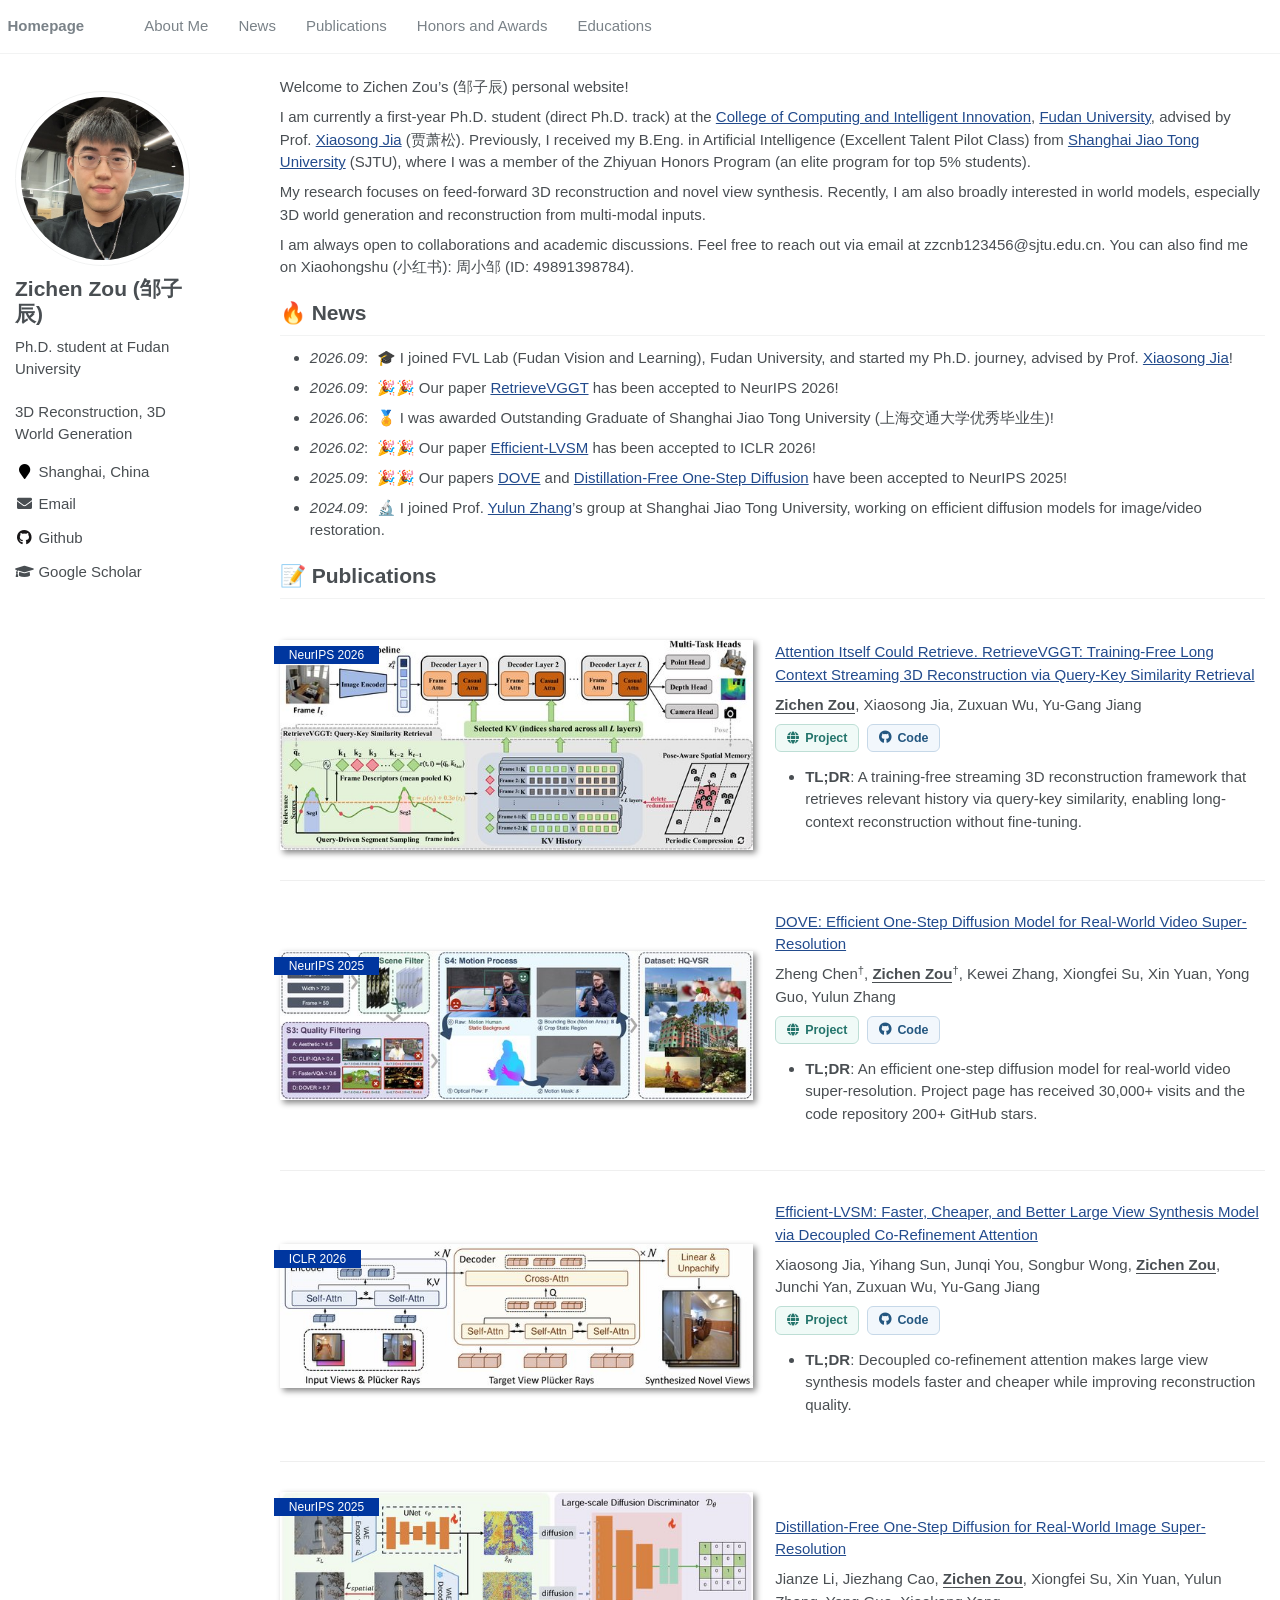
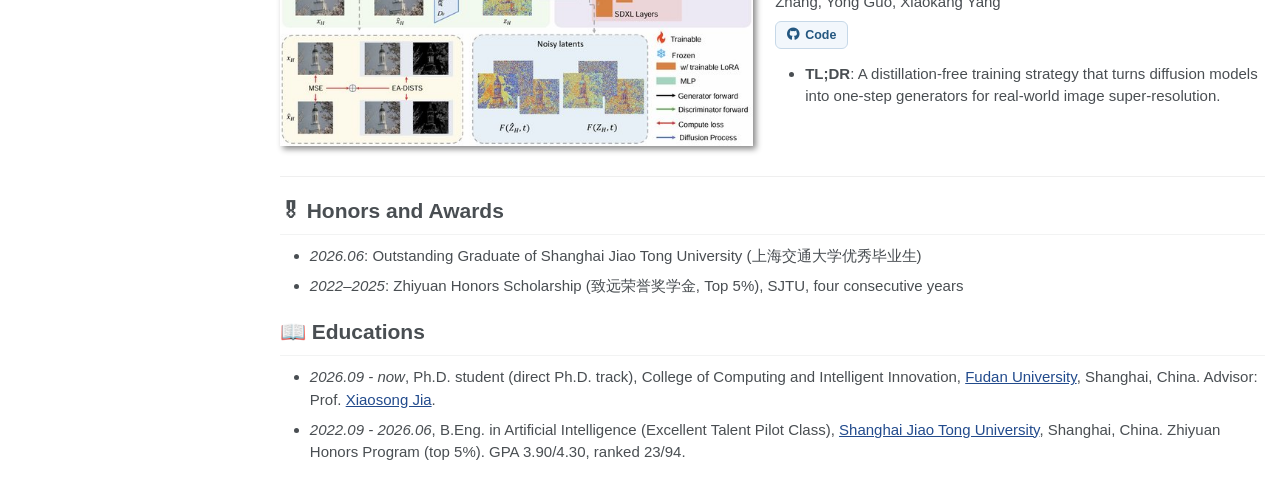
<file: index.html>
<!doctype html>
<html lang="en" class="no-js">
  <head>
    <meta charset="utf-8">

<!-- begin SEO -->

<title>Zichen Zou - Homepage</title>

<meta property="og:locale" content="en">
<meta property="og:site_name" content="Zichen Zou">
<meta property="og:title" content="Zichen Zou">

<link rel="canonical" href="https://zzctmd.github.io/">
<meta property="og:url" content="https://zzctmd.github.io/">

<meta property="og:description" content="3D Reconstruction, Novel View Synthesis, Efficient Generative Models">

<meta name="description" content="Zichen Zou (邹子辰, ZouZichen), Ph.D. student at Fudan University. Research on 3D reconstruction, novel view synthesis, and efficient diffusion models for image/video restoration.">
<meta name="keywords" content="Zichen Zou, ZouZichen, zouzichen, 邹子辰, Fudan University, RetrieveVGGT, DOVE, 3D Reconstruction, Video Super-Resolution">

<script type="application/ld+json">
{
  "@context": "https://schema.org",
  "@type": "Person",
  "name": "Zichen Zou",
  "alternateName": ["ZouZichen", "zouzichen", "邹子辰"],
  "url": "https://zzctmd.github.io/",
  "email": "mailto:zzcnb123456@sjtu.edu.cn",
  "affiliation": { "@type": "CollegeOrUniversity", "name": "Fudan University" },
  "alumniOf": { "@type": "CollegeOrUniversity", "name": "Shanghai Jiao Tong University" },
  "sameAs": [
    "https://github.com/zzctmd",
    "https://scholar.google.com/citations?user=kb1-6YoAAAAJ"
  ]
}
</script>

<!-- end SEO -->

<meta name="HandheldFriendly" content="True">
<meta name="MobileOptimized" content="320">
<meta name="viewport" content="width=device-width, initial-scale=1.0">

<script>
  document.documentElement.className = document.documentElement.className.replace(/\bno-js\b/g, '') + ' js ';
</script>

<!-- For all browsers -->
<link rel="stylesheet" href="assets/css/main.css">
<link rel="stylesheet" href="assets/css/maskedvggt.css">

<meta http-equiv="cleartype" content="on">
<head>
  <base target="_blank">
</head>
    <link rel="icon" type="image/png" sizes="32x32" href="images/favicon-32x32.png">
<link rel="icon" type="image/png" sizes="16x16" href="images/favicon-16x16.png">
<link rel="stylesheet" href="assets/css/academicons.css"/>

  </head>

  <body>

    <div class="masthead">
  <div class="masthead__inner-wrap">
    <div class="masthead__menu">
      <nav id="site-nav" class="greedy-nav">
        <button><div class="navicon"></div></button>
        <ul class="visible-links">
          <li class="masthead__menu-item masthead__menu-item--lg masthead__menu-home-item"><a href="#about-me" target="_self">Homepage</a></li>

            <li class="masthead__menu-item"><a href="#about-me" target="_self">About Me</a></li>

            <li class="masthead__menu-item"><a href="#-news" target="_self">News</a></li>

            <li class="masthead__menu-item"><a href="#-publications" target="_self">Publications</a></li>

            <li class="masthead__menu-item"><a href="#-honors-and-awards" target="_self">Honors and Awards</a></li>

            <li class="masthead__menu-item"><a href="#-educations" target="_self">Educations</a></li>

        </ul>
        <ul class="hidden-links hidden"></ul>
      </nav>
    </div>
  </div>
</div>

    <div id="main" role="main">

  <div class="sidebar sticky">


<div itemscope itemtype="http://schema.org/Person" class="profile_box">

  <div class="author__avatar">
    <img src="images/avatar.png" class="author__avatar" alt="Zichen Zou">
  </div>

  <div class="author__content">
    <h3 class="author__name">Zichen Zou (邹子辰)</h3>
    <p class="author__bio">Ph.D. student at Fudan University</p>
  </div>

  <div class="author__urls-wrapper">
    <ul class="author__urls social-icons">

        <li><div style="white-space: normal; margin-bottom: 1em;">3D Reconstruction, 3D World Generation</div></li>


        <li><i class="fa fa-fw fa-map-marker" aria-hidden="true"></i> Shanghai, China</li>



        <li><a href="mailto:zzcnb123456@sjtu.edu.cn"><i class="fas fa-fw fa-envelope" aria-hidden="true"></i> Email</a></li>



        <li><a href="https://github.com/zzctmd"><i class="fab fa-fw fa-github" aria-hidden="true"></i> Github</a></li>



        <li><a href="https://scholar.google.com/citations?user=kb1-6YoAAAAJ"><i class="fas fa-fw fa-graduation-cap"></i> Google Scholar</a></li>


    </ul>
      <div class="author__urls_sm">


        <a href="mailto:zzcnb123456@sjtu.edu.cn"><i class="fas fa-fw fa-envelope" aria-hidden="true"></i></a>


        <a href="https://github.com/zzctmd"><i class="fab fa-fw fa-github" aria-hidden="true"></i></a>


        <a href="https://scholar.google.com/citations?user=kb1-6YoAAAAJ"><i class="fas fa-fw fa-graduation-cap"></i></a>


    </div>
  </div>
</div>


  </div>


      <article class="page" itemscope itemtype="http://schema.org/CreativeWork">
        <meta itemprop="headline" content="">
        <div class="page__inner-wrap">
          <section class="page__content" itemprop="text">

<p><span class="anchor" id="about-me"></span></p>

<p>Welcome to Zichen Zou’s (邹子辰) personal website!</p>

<p>I am currently a first-year Ph.D. student (direct Ph.D. track) at the <a href="https://cs.fudan.edu.cn/">College of Computing and Intelligent Innovation</a>, <a href="https://www.fudan.edu.cn/en/">Fudan University</a>, advised by Prof. <a href="https://jiaxiaosong1002.github.io/">Xiaosong Jia</a> (贾萧松). Previously, I received my B.Eng. in Artificial Intelligence (Excellent Talent Pilot Class) from <a href="https://www.sjtu.edu.cn/">Shanghai Jiao Tong University</a> (SJTU), where I was a member of the Zhiyuan Honors Program (an elite program for top 5% students).</p>

<p>My research focuses on feed-forward 3D reconstruction and novel view synthesis. Recently, I am also broadly interested in world models, especially 3D world generation and reconstruction from multi-modal inputs.</p>

<p>I am always open to collaborations and academic discussions. Feel free to reach out via email at zzcnb123456@sjtu.edu.cn. You can also find me on Xiaohongshu (小红书): 周小邹 (ID: 49891398784).</p>

<h1 id="-news">🔥 News</h1>
<ul>
  <li><em>2026.09</em>: &nbsp;🎓 I joined FVL Lab (Fudan Vision and Learning), Fudan University, and started my Ph.D. journey, advised by Prof. <a href="https://jiaxiaosong1002.github.io/">Xiaosong Jia</a>!</li>
  <li><em>2026.09</em>: &nbsp;🎉🎉 Our paper <a href="https://arxiv.org/abs/2605.09644">RetrieveVGGT</a> has been accepted to NeurIPS 2026!</li>
  <li><em>2026.06</em>: &nbsp;🏅 I was awarded Outstanding Graduate of Shanghai Jiao Tong University (上海交通大学优秀毕业生)!</li>
  <li><em>2026.02</em>: &nbsp;🎉🎉 Our paper <a href="https://arxiv.org/abs/2602.06478">Efficient-LVSM</a> has been accepted to ICLR 2026!</li>
  <li><em>2025.09</em>: &nbsp;🎉🎉 Our papers <a href="https://arxiv.org/abs/2505.16239">DOVE</a> and <a href="https://arxiv.org/abs/2410.04224">Distillation-Free One-Step Diffusion</a> have been accepted to NeurIPS 2025!</li>
  <li><em>2024.09</em>: &nbsp;🔬 I joined Prof. <a href="https://yulunzhang.com/">Yulun Zhang</a>’s group at Shanghai Jiao Tong University, working on efficient diffusion models for image/video restoration.</li>
</ul>

<h1 id="-publications">📝 Publications</h1>

<div class="paper-box"><div class="paper-box-image"><div><div class="badge">NeurIPS 2026</div><img src="images/retrievevggt.jpg" alt="RetrieveVGGT framework" width="100%" /></div></div>
<div class="paper-box-text">

    <p><a href="https://arxiv.org/abs/2605.09644">Attention Itself Could Retrieve. RetrieveVGGT: Training-Free Long Context Streaming 3D Reconstruction via Query-Key Similarity Retrieval</a></p>

    <p><strong><u>Zichen Zou</u></strong>, Xiaosong Jia, Zuxuan Wu, Yu-Gang Jiang</p>

    <p class="paper-links"><a class="paper-link paper-link-project" href="https://zzctmd.github.io/RetrieveVGGT/"><i class="fas fa-globe" aria-hidden="true"></i> Project</a> <a class="paper-link paper-link-code" href="https://github.com/zzctmd/RetrieveVGGT"><i class="fab fa-github" aria-hidden="true"></i> Code</a></p>

    <ul>
      <li><strong>TL;DR</strong>: A training-free streaming 3D reconstruction framework that retrieves relevant history via query-key similarity, enabling long-context reconstruction without fine-tuning.</li>
    </ul>
  </div>
</div>

<div class="paper-box"><div class="paper-box-image"><div><div class="badge">NeurIPS 2025</div><img src="images/dove.jpg" alt="DOVE pipeline" width="100%" /></div></div>
<div class="paper-box-text">

    <p><a href="https://arxiv.org/abs/2505.16239">DOVE: Efficient One-Step Diffusion Model for Real-World Video Super-Resolution</a></p>

    <p>Zheng Chen<sup>†</sup>, <strong><u>Zichen Zou</u></strong><sup>†</sup>, Kewei Zhang, Xiongfei Su, Xin Yuan, Yong Guo, Yulun Zhang</p>

    <p class="paper-links"><a class="paper-link paper-link-project" href="https://zheng-chen.cn/DOVE/"><i class="fas fa-globe" aria-hidden="true"></i> Project</a> <a class="paper-link paper-link-code" href="https://github.com/zhengchen1999/DOVE"><i class="fab fa-github" aria-hidden="true"></i> Code</a></p>

    <ul>
      <li><strong>TL;DR</strong>: An efficient one-step diffusion model for real-world video super-resolution. Project page has received 30,000+ visits and the code repository 200+ GitHub stars.</li>
    </ul>
  </div>
</div>

<div class="paper-box"><div class="paper-box-image"><div><div class="badge">ICLR 2026</div><img src="images/efficient-lvsm.jpg" alt="Efficient-LVSM structure" width="100%" /></div></div>
<div class="paper-box-text">

    <p><a href="https://arxiv.org/abs/2602.06478">Efficient-LVSM: Faster, Cheaper, and Better Large View Synthesis Model via Decoupled Co-Refinement Attention</a></p>

    <p>Xiaosong Jia, Yihang Sun, Junqi You, Songbur Wong, <strong><u>Zichen Zou</u></strong>, Junchi Yan, Zuxuan Wu, Yu-Gang Jiang</p>

    <p class="paper-links"><a class="paper-link paper-link-project" href="https://efficient-lvsm.github.io"><i class="fas fa-globe" aria-hidden="true"></i> Project</a> <a class="paper-link paper-link-code" href="https://github.com/ayakaee/efficient-lvsm"><i class="fab fa-github" aria-hidden="true"></i> Code</a></p>

    <ul>
      <li><strong>TL;DR</strong>: Decoupled co-refinement attention makes large view synthesis models faster and cheaper while improving reconstruction quality.</li>
    </ul>
  </div>
</div>

<div class="paper-box"><div class="paper-box-image"><div><div class="badge">NeurIPS 2025</div><img src="images/dfosd.jpg" alt="DFOSD overview" width="100%" /></div></div>
<div class="paper-box-text">

    <p><a href="https://arxiv.org/abs/2410.04224">Distillation-Free One-Step Diffusion for Real-World Image Super-Resolution</a></p>

    <p>Jianze Li, Jiezhang Cao, <strong><u>Zichen Zou</u></strong>, Xiongfei Su, Xin Yuan, Yulun Zhang, Yong Guo, Xiaokang Yang</p>

    <p class="paper-links"><a class="paper-link paper-link-code" href="https://github.com/JianzeLi-114/DFOSD"><i class="fab fa-github" aria-hidden="true"></i> Code</a></p>

    <ul>
      <li><strong>TL;DR</strong>: A distillation-free training strategy that turns diffusion models into one-step generators for real-world image super-resolution.</li>
    </ul>
  </div>
</div>

<h1 id="-honors-and-awards">🎖 Honors and Awards</h1>
<ul>
  <li><em>2026.06</em>: Outstanding Graduate of Shanghai Jiao Tong University (上海交通大学优秀毕业生)</li>
  <li><em>2022–2025</em>: Zhiyuan Honors Scholarship (致远荣誉奖学金, Top 5%), SJTU, four consecutive years</li>
</ul>

<h1 id="-educations">📖 Educations</h1>
<ul>
  <li><em>2026.09 - now</em>, Ph.D. student (direct Ph.D. track), College of Computing and Intelligent Innovation, <a href="https://www.fudan.edu.cn/en/">Fudan University</a>, Shanghai, China. Advisor: Prof. <a href="https://jiaxiaosong1002.github.io/">Xiaosong Jia</a>.</li>
  <li><em>2022.09 - 2026.06</em>, B.Eng. in Artificial Intelligence (Excellent Talent Pilot Class), <a href="https://www.sjtu.edu.cn/">Shanghai Jiao Tong University</a>, Shanghai, China. Zhiyuan Honors Program (top 5%). GPA 3.90/4.30, ranked 23/94.</li>
</ul>

          </section>
        </div>
      </article>
    </div>

    <script src="assets/js/main.min.js"></script>

  </body>
</html>
</file>
<file: assets/css/main.css>
a:focus{outline:thin dotted #f89406;outline:5px auto #f89406;outline-offset:-2px}*,*:before,*:after{-moz-box-sizing:border-box;-webkit-box-sizing:border-box;box-sizing:border-box}html{box-sizing:border-box;background-color:#fff;font-size:15px;-webkit-text-size-adjust:100%;-ms-text-size-adjust:100%}body{margin:0}::-moz-selection{color:#fff;background:#000}::selection{color:#fff;background:#000}article,aside,details,figcaption,figure,footer,header,hgroup,main,nav,section{display:block}audio,canvas,video{display:inline-block;*display:inline;*zoom:1}audio:not([controls]){display:none}a{color:#224b8d}a:hover,a:active{outline:0}sub,sup{position:relative;font-size:75%;line-height:0;vertical-align:baseline}sup{top:-0.5em}sub{bottom:-0.25em}img{max-width:100%;width:auto\9;height:auto;vertical-align:middle;border:0;-ms-interpolation-mode:bicubic}#map_canvas img,.google-maps img{max-width:none}button,input,select,textarea{margin:0;font-size:100%;vertical-align:middle}button,input{*overflow:visible;line-height:normal}button::-moz-focus-inner,input::-moz-focus-inner{padding:0;border:0}button,html input[type="button"],input[type="reset"],input[type="submit"]{-webkit-appearance:button;cursor:pointer}label,select,button,input[type="button"],input[type="reset"],input[type="submit"],input[type="radio"],input[type="checkbox"]{cursor:pointer}input[type="search"]{box-sizing:content-box;-webkit-appearance:textfield}input[type="search"]::-webkit-search-decoration,input[type="search"]::-webkit-search-cancel-button{-webkit-appearance:none}textarea{overflow:auto;vertical-align:top}html{position:relative;min-height:100%}body{margin:0;padding:0;padding-bottom:0em;color:#494e52;font-family:"Trebuchet MS",Helvetica,sans-serif;line-height:1.5}body.overflow--hidden{overflow:hidden}h1,h2,h3,h4,h5,h6{margin:1em 0 0.5em;line-height:1.2;font-family:"Trebuchet MS",Helvetica,sans-serif;font-weight:bold}h1{margin-top:1em;font-size:1.4em}h2{font-size:1.2em}h3{font-size:1em}h4{font-size:1em}h5{font-size:1em}h6{font-size:1em}small,.small{font-size:1em}p{margin-bottom:0.5em}u,ins{text-decoration:none;border-bottom:1px solid #494e52}u a,ins a{color:inherit}ul{padding-inline-start:2em;margin-block-start:0.5em}del a{color:inherit}p,pre,blockquote,ul,ol,dl,figure,table,fieldset{orphans:3;widows:3}abbr[title],abbr[data-original-title]{text-decoration:none;cursor:help;border-bottom:1px dotted #494e52}blockquote{margin:2em 1em 2em 0;padding-left:1em;padding-right:1em;font-style:italic;border-left:0.25em solid #7a8288}blockquote cite{font-style:italic}blockquote cite:before{content:"\2014";padding-right:5px}a:hover,a:active{outline:0}tt,code,kbd,samp,pre{font-family:Monaco,Consolas,"Lucida Console",monospace}pre{overflow-x:auto}p>code,a>code,li>code,figcaption>code,td>code{padding-top:0.1rem;padding-bottom:0.1rem;font-size:1em;background:#fafafa;border:1px solid #f2f3f3;border-radius:4px;box-shadow:0 1px 1px rgba(0,0,0,0.125)}p>code:before,p>code:after,a>code:before,a>code:after,li>code:before,li>code:after,figcaption>code:before,figcaption>code:after,td>code:before,td>code:after{letter-spacing:-0.2em;content:"\00a0"}hr{display:block;margin:1em 0;border:0;border-top:1px solid #f2f3f3}ul li,ol li{margin-bottom:0.5em}li ul,li ol{margin-top:0.5em}figure{display:-webkit-box;display:flex;-webkit-box-pack:justify;justify-content:space-between;-webkit-box-align:start;align-items:flex-start;flex-wrap:wrap;margin:2em 0}figure img,figure iframe,figure .fluid-width-video-wrapper{margin-bottom:1em}figure img{width:100%;border-radius:4px;-webkit-transition:all 0.2s ease-in-out;transition:all 0.2s ease-in-out}figure>a{display:block}@media (min-width: 37.5em){figure.half>a,figure.half>img{width:calc(50% - 0.5em)}}figure.half figcaption{width:100%}@media (min-width: 37.5em){figure.third>a,figure.third>img{width:calc(33.3333% - 0.5em)}}figure.third figcaption{width:100%}figcaption{margin-bottom:0.5em;color:#777a7d;font-family:Georgia,Times,serif;font-size:1em}figcaption a{color:inherit;text-decoration:none;border-bottom:1px solid #bdc1c4;-webkit-transition:all 0.2s ease-in-out;transition:all 0.2s ease-in-out}figcaption a:hover{color:#000;border-bottom-color:#000}svg:not(:root){overflow:hidden}nav ul{margin:0;padding:0}nav li{list-style:none}nav a{text-decoration:none}nav ul li,nav ol li{margin-bottom:0}nav li ul,nav li ol{margin-top:0}b,i,strong,em,blockquote,p,q,span,figure,img,h1,h2,header,input,a,tr,td,form button,input[type="submit"],.btn,#goog-wm-sb,.highlight,.archive__item-teaser{-webkit-transition:all 0.2s ease-in-out;transition:all 0.2s ease-in-out}.hidden{display:none;visibility:hidden}.load{display:none}.transparent{opacity:0}.visually-hidden,.screen-reader-text,.screen-reader-text span,.screen-reader-shortcut{position:absolute !important;clip:rect(1px, 1px, 1px, 1px);height:1px !important;width:1px !important;border:0 !important;overflow:hidden}body:hover .visually-hidden a,body:hover .visually-hidden input,body:hover .visually-hidden button{display:none !important}.screen-reader-text:focus,.screen-reader-shortcut:focus{clip:auto !important;height:auto !important;width:auto !important;display:block;font-size:1em;font-weight:bold;padding:15px 23px 14px;background:#fff;z-index:100000;text-decoration:none;box-shadow:0 0 2px 2px rgba(0,0,0,0.6)}.skip-link{position:fixed;z-index:20;margin:0;font-family:"Trebuchet MS",Helvetica,sans-serif;white-space:nowrap}.skip-link li{height:0;width:0;list-style:none}.text-left{text-align:left}.text-center{text-align:center}.text-right{text-align:right}.text-justify{text-align:justify}.text-nowrap{white-space:nowrap}.cf{clear:both}.wrapper{max-width:925px;margin-left:auto;margin-right:auto}.wrapper:after{content:" ";display:block;clear:both}.align-left{display:block;margin-left:auto;margin-right:auto}@media (min-width: 37.5em){.align-left{float:left;margin-right:1em}}.align-right{display:block;margin-left:auto;margin-right:auto}@media (min-width: 37.5em){.align-right{float:right;margin-left:1em}}.align-center{display:block;margin-left:auto;margin-right:auto}@media (min-width: 57.8125em){.full{margin-right:-19.4915254237% !important}}.icon{display:inline-block;fill:currentColor;width:1em;height:1.1em;line-height:1;position:relative;top:-0.1em;vertical-align:middle}.social-icons .fa{color:#000}.social-icons .fa-behance,.social-icons .fa-behance-square{color:#1769FF}.social-icons .fa-dribbble{color:#ea4c89}.social-icons .fa-facebook,.social-icons .fa-facebook-square{color:#3b5998}.social-icons .fa-flickr{color:#ff0084}.social-icons .fa-foursquare{color:#0072b1}.social-icons .fa-github,.social-icons .fa-github-alt,.social-icons .fa-github-square{color:#171516}.social-icons .fa-google-plus,.social-icons .fa-google-plus-square{color:#dd4b39}.social-icons .fa-instagram{color:#517fa4}.social-icons .fa-lastfm,.social-icons .fa-lastfm-square{color:#d51007}.social-icons .fa-linkedin,.social-icons .fa-linkedin-square{color:#007bb6}.social-icons .fa-pinterest,.social-icons .fa-pinterest-p,.social-icons .fa-pinterest-square{color:#cb2027}.social-icons .fa-rss,.social-icons .fa-rss-square{color:#fa9b39}.social-icons .fa-soundcloud{color:#f30}.social-icons .fa-stack-exchange,.social-icons .fa-stack-overflow{color:#fe7a15}.social-icons .fa-tumblr,.social-icons .fa-tumblr-square{color:#32506d}.social-icons .fa-twitter,.social-icons .fa-twitter-square{color:#55acee}.social-icons .fa-vimeo,.social-icons .fa-vimeo-square{color:#1ab7ea}.social-icons .fa-vine{color:#00bf8f}.social-icons .fa-youtube,.social-icons .fa-youtube-square,.social-icons .fa-youtube-play{color:#b00}.social-icons .fa-xing,.social-icons .fa-xing-square{color:#006567}.navicon{position:relative;width:28px;height:4px;background:#fff;margin:auto;-webkit-transition:0.3s;transition:0.3s}.navicon:before,.navicon:after{content:"";position:absolute;left:0;width:28px;height:4px;background:#fff;-webkit-transition:0.3s;transition:0.3s}.navicon:before{top:-8px}.navicon:after{bottom:-8px}.close .navicon{background:transparent}.close .navicon:before,.close .navicon:after{-webkit-transform-origin:50% 50%;-ms-transform-origin:50% 50%;transform-origin:50% 50%;top:0;width:28px}.close .navicon:before{-webkit-transform:rotate3d(0, 0, 1, 45deg);transform:rotate3d(0, 0, 1, 45deg)}.close .navicon:after{-webkit-transform:rotate3d(0, 0, 1, -45deg);transform:rotate3d(0, 0, 1, -45deg)}@media (min-width: 57.8125em){.sticky{clear:both;position:-webkit-sticky;position:sticky;top:6em}.sticky::after{clear:both;content:"";display:table}.sticky>*{display:block}}.well{min-height:20px;padding:19px;margin-bottom:20px;background-color:#f5f5f5;border:1px solid #e3e3e3;border-radius:4px;box-shadow:inset 0 1px 1px rgba(0,0,0,0.05)}.show-modal{overflow:hidden;position:relative}.show-modal:before{position:absolute;content:"";top:0;left:0;width:100%;height:100%;z-index:999;background-color:rgba(255,255,255,0.85)}.show-modal .modal{display:block}.modal{display:none;position:fixed;width:300px;top:50%;left:50%;margin-left:-150px;margin-top:-150px;min-height:0;z-index:9999;background:#fff;border:1px solid #f2f3f3;border-radius:4px;box-shadow:0 1px 1px rgba(0,0,0,0.125)}.modal__title{margin:0;padding:0.5em 1em}.modal__supporting-text{padding:0 1em 0.5em 1em}.modal__actions{padding:0.5em 1em;border-top:1px solid #f2f3f3}.footnote{color:#9ba1a6;text-decoration:none}.footnotes{color:#9ba1a6}.footnotes ol,.footnotes li,.footnotes p{margin-bottom:0;font-size:1em}a.reversefootnote{color:#7a8288;text-decoration:none}a.reversefootnote:hover{text-decoration:underline}.required{color:#ee5f5b;font-weight:bold}@-webkit-keyframes intro{0%{opacity:0}100%{opacity:1}}@keyframes intro{0%{opacity:0}100%{opacity:1}}table{margin-bottom:1em;width:100%;font-family:"Trebuchet MS",Helvetica,sans-serif;font-size:1em;border-collapse:collapse}table+table{margin-top:1em}thead{background-color:#f2f3f3}th{padding:0.5em;font-weight:bold;text-align:left}tr{padding-bottom:.5em;padding-top:.5em}td{padding:.5em;border-bottom:1px solid #bdc1c4}tr,td,th{vertical-align:middle}.btn,#goog-wm-sb{display:inline-block;margin-bottom:0.25em;padding:0.5em 1em;color:#fff !important;font-family:"Trebuchet MS",Helvetica,sans-serif;font-size:1em;font-weight:bold;text-align:center;text-decoration:none;background-color:#7a8288;border:0 !important;border-radius:4px;cursor:pointer}.btn:hover,#goog-wm-sb:hover{background-color:#333}.btn .icon,#goog-wm-sb .icon{margin-right:0.5em}.btn .icon+.hidden,#goog-wm-sb .icon+.hidden{margin-left:-0.5em}.btn--block{display:block;width:100%}.btn--block+.btn--block{margin-top:0.25em}.btn--inverse{color:#7a8288 !important;border:1px solid #bdc1c4 !important;background-color:#fff}.btn--inverse:hover{color:#fff !important;border-color:#7a8288}.btn--light-outline{border:1px solid #fff !important;background-color:transparent}.btn--info{background-color:#224b8d}.btn--info:hover{background-color:#1b3c71}.btn--warning{background-color:#f89406}.btn--warning:hover{background-color:#c67605}.btn--success{background-color:#62c462}.btn--success:hover{background-color:#4e9d4e}.btn--danger{background-color:#ee5f5b}.btn--danger:hover{background-color:#be4c49}.btn--disabled{pointer-events:none;cursor:not-allowed;filter:alpha(opacity=65);box-shadow:none;opacity:0.65}.btn--facebook{background-color:#3b5998}.btn--facebook:hover{background-color:#2f477a}.btn--twitter{background-color:#55acee}.btn--twitter:hover{background-color:#448abe}.btn--google-plus{background-color:#dd4b39}.btn--google-plus:hover{background-color:#b13c2e}.btn--linkedin{background-color:#007bb6}.btn--linkedin:hover{background-color:#006292}.btn--x-large{font-size:1.2em}.btn--large{font-size:1em}.btn--small{font-size:.6875em}.notice{margin:2em 0 !important;padding:1em;font-family:"Trebuchet MS",Helvetica,sans-serif;font-size:1em !important;text-indent:initial;background-color:#f8f9f9;border-radius:4px;box-shadow:0 1px 1px rgba(189,193,196,0.25)}.notice h4{margin-top:0 !important;margin-bottom:0.75em}.page__content .notice h4{margin-bottom:0;font-size:1em}.notice p:last-child{margin-bottom:0 !important}.notice h4+p{margin-top:0;padding-top:0}.notice a{color:#bdc1c4}.notice a:hover{color:#717476}.notice code{background-color:#fcfcfc}.notice ul:last-child{margin-bottom:0}.notice--primary{margin:2em 0 !important;padding:1em;font-family:"Trebuchet MS",Helvetica,sans-serif;font-size:1em !important;text-indent:initial;background-color:#f2f3f3;border-radius:4px;box-shadow:0 1px 1px rgba(122,130,136,0.25)}.notice--primary h4{margin-top:0 !important;margin-bottom:0.75em}.page__content .notice--primary h4{margin-bottom:0;font-size:1em}.notice--primary p:last-child{margin-bottom:0 !important}.notice--primary h4+p{margin-top:0;padding-top:0}.notice--primary a{color:#7a8288}.notice--primary a:hover{color:#494e52}.notice--primary code{background-color:#f8f9f9}.notice--primary ul:last-child{margin-bottom:0}.notice--info{margin:2em 0 !important;padding:1em;font-family:"Trebuchet MS",Helvetica,sans-serif;font-size:1em !important;text-indent:initial;background-color:#e9edf4;border-radius:4px;box-shadow:0 1px 1px rgba(34,75,141,0.25)}.notice--info h4{margin-top:0 !important;margin-bottom:0.75em}.page__content .notice--info h4{margin-bottom:0;font-size:1em}.notice--info p:last-child{margin-bottom:0 !important}.notice--info h4+p{margin-top:0;padding-top:0}.notice--info a{color:#224b8d}.notice--info a:hover{color:#142d55}.notice--info code{background-color:#f4f6f9}.notice--info ul:last-child{margin-bottom:0}.notice--warning{margin:2em 0 !important;padding:1em;font-family:"Trebuchet MS",Helvetica,sans-serif;font-size:1em !important;text-indent:initial;background-color:#fef4e6;border-radius:4px;box-shadow:0 1px 1px rgba(248,148,6,0.25)}.notice--warning h4{margin-top:0 !important;margin-bottom:0.75em}.page__content .notice--warning h4{margin-bottom:0;font-size:1em}.notice--warning p:last-child{margin-bottom:0 !important}.notice--warning h4+p{margin-top:0;padding-top:0}.notice--warning a{color:#f89406}.notice--warning a:hover{color:#955904}.notice--warning code{background-color:#fffaf3}.notice--warning ul:last-child{margin-bottom:0}.notice--success{margin:2em 0 !important;padding:1em;font-family:"Trebuchet MS",Helvetica,sans-serif;font-size:1em !important;text-indent:initial;background-color:#eff9ef;border-radius:4px;box-shadow:0 1px 1px rgba(98,196,98,0.25)}.notice--success h4{margin-top:0 !important;margin-bottom:0.75em}.page__content .notice--success h4{margin-bottom:0;font-size:1em}.notice--success p:last-child{margin-bottom:0 !important}.notice--success h4+p{margin-top:0;padding-top:0}.notice--success a{color:#62c462}.notice--success a:hover{color:#3b763b}.notice--success code{background-color:#f7fcf7}.notice--success ul:last-child{margin-bottom:0}.notice--danger{margin:2em 0 !important;padding:1em;font-family:"Trebuchet MS",Helvetica,sans-serif;font-size:1em !important;text-indent:initial;background-color:#fdefef;border-radius:4px;box-shadow:0 1px 1px rgba(238,95,91,0.25)}.notice--danger h4{margin-top:0 !important;margin-bottom:0.75em}.page__content .notice--danger h4{margin-bottom:0;font-size:1em}.notice--danger p:last-child{margin-bottom:0 !important}.notice--danger h4+p{margin-top:0;padding-top:0}.notice--danger a{color:#ee5f5b}.notice--danger a:hover{color:#8f3937}.notice--danger code{background-color:#fef7f7}.notice--danger ul:last-child{margin-bottom:0}.masthead{position:sticky;top:0;background-color:white;border-bottom:1px solid #f2f3f3;-webkit-animation:intro 0.3s both;animation:intro 0.3s both;-webkit-animation-delay:0.15s;animation-delay:0.15s;z-index:20}.masthead__inner-wrap{max-width:925px;margin-left:auto;margin-right:auto;clear:both;padding:.5em;font-family:"Trebuchet MS",Helvetica,sans-serif}.masthead__inner-wrap:after{content:" ";display:block;clear:both}.masthead__inner-wrap::after{clear:both;content:"";display:table}@media (min-width: 80em){.masthead__inner-wrap{max-width:1280px}}.masthead__inner-wrap nav{z-index:10}.masthead__inner-wrap a{text-decoration:none}.masthead__menu ul{margin:0;padding:0;clear:both;list-style-type:none}.masthead__menu-home-item{display:none !important}@media (min-width: 48em){.masthead__menu-home-item{display:block !important}}.masthead__menu-item{display:block;list-style-type:none;white-space:nowrap}.masthead__menu-item--lg{padding-right:2em;font-weight:700}.breadcrumbs{max-width:925px;margin-left:auto;margin-right:auto;clear:both;margin-top:0;margin-bottom:0;padding-left:2em;padding-right:2em;font-family:"Trebuchet MS",Helvetica,sans-serif;-webkit-animation:intro 0.3s both;animation:intro 0.3s both;-webkit-animation-delay:0.30s;animation-delay:0.30s}.breadcrumbs:after{content:" ";display:block;clear:both}.breadcrumbs::after{clear:both;content:"";display:table}@media (min-width: 57.8125em){.breadcrumbs{padding-left:1em;padding-right:1em}}@media (min-width: 80em){.breadcrumbs{max-width:1280px}}.breadcrumbs ol{padding:0;list-style:none;font-size:1em}@media (min-width: 57.8125em){.breadcrumbs ol{width:83.0508474576%;float:right;margin-right:0}}@media (min-width: 80em){.breadcrumbs ol{padding-left:4.2372881356%}}.breadcrumbs li{display:inline}.breadcrumbs .current{font-weight:bold}.pagination{clear:both;width:100%;float:left;margin-left:0;margin-right:0;clear:both;margin-top:1em;padding-top:1em}.pagination::after{clear:both;content:"";display:table}.pagination ul{margin:0;padding:0;list-style-type:none;font-family:"Trebuchet MS",Helvetica,sans-serif}.pagination li{display:block;float:left;margin-left:-1px}.pagination li a{margin-bottom:0.25em;padding:0.5em 1em;font-family:"Trebuchet MS",Helvetica,sans-serif;font-size:14px;font-weight:bold;line-height:1.5;text-align:center;text-decoration:none;color:#9ba1a6;border:1px solid #bdc1c4;border-radius:0}.pagination li a:hover{color:#1a386a}.pagination li a.current{color:#fff;background:#7a8288}.pagination li a.disabled{color:#dee0e1;pointer-events:none;cursor:not-allowed}.pagination li:first-child{margin-left:0}.pagination li:first-child a{border-top-left-radius:4px;border-bottom-left-radius:4px}.pagination li:last-child a{border-top-right-radius:4px;border-bottom-right-radius:4px}.pagination--pager{display:block;padding:1em 2em;float:left;width:50%;font-family:"Trebuchet MS",Helvetica,sans-serif;font-size:1em;font-weight:bold;text-align:center;text-decoration:none;color:#bdc1c4;border:1px solid #bdc1c4;border-radius:4px}.pagination--pager:hover{color:#1a386a}.pagination--pager:first-child{border-top-right-radius:0;border-bottom-right-radius:0}.pagination--pager:last-child{margin-left:-1px;border-top-left-radius:0;border-bottom-left-radius:0}.pagination--pager.disabled{color:#dee0e1;pointer-events:none;cursor:not-allowed}.page__content+.pagination,.page__meta+.pagination,.comment__date+.pagination,.page__share+.pagination,.page__comments+.pagination{margin-top:2em;padding-top:2em;border-top:1px solid #f2f3f3}.greedy-nav{position:relative;min-width:250px;background:#fff}.greedy-nav a{display:block;margin:0 1rem;padding:0.5rem 0;color:#7a8288;text-decoration:none}.greedy-nav a:hover{color:#5c6266}.greedy-nav button{position:absolute;height:100%;right:0;padding:0 0.5rem;border:0;outline:none;background-color:#7a8288;color:#fff;cursor:pointer}.greedy-nav .visible-links{display:table}.greedy-nav .visible-links li{display:table-cell;vertical-align:middle}.greedy-nav .visible-links li:first-child{font-weight:bold}.greedy-nav .visible-links li:first-child a{margin-left:0}.greedy-nav .visible-links li:last-child a{margin-right:0}.greedy-nav .visible-links a{position:relative}.greedy-nav .visible-links a:before{content:"";position:absolute;left:0;bottom:0;height:4px;background:#bdc1c4;width:100%;-webkit-transition:all 0.2s ease-in-out;transition:all 0.2s ease-in-out;-webkit-transform:scaleX(0);-ms-transform:scaleX(0);transform:scaleX(0)}.greedy-nav .visible-links a:hover:before{-webkit-transform:scaleX(1);-ms-transform:scaleX(1);transform:scaleX(1)}.greedy-nav .hidden-links{position:absolute;top:100%;right:0;margin-top:15px;padding:5px;border:1px solid #f2f3f3;border-radius:4px;background:#fff;box-shadow:0 0 10px rgba(0,0,0,0.25)}.greedy-nav .hidden-links a{margin:0;padding:10px 20px;font-size:1em}.greedy-nav .hidden-links a:hover{color:#5c6266;background:#dee0e1}.greedy-nav .hidden-links:before{content:"";position:absolute;top:-11px;right:10px;width:0;border-style:solid;border-width:0 10px 10px;border-color:#f2f3f3 transparent;display:block;z-index:0}.greedy-nav .hidden-links:after{content:"";position:absolute;top:-10px;right:10px;width:0;border-style:solid;border-width:0 10px 10px;border-color:#fff transparent;display:block;z-index:1}.greedy-nav .hidden-links li{display:block;border-bottom:1px solid #f2f3f3}.greedy-nav .hidden-links li:last-child{border-bottom:none}.nav__list{font-size:1.25rem}.nav__list ul{margin-bottom:1em}.nav__list a{display:block;padding:0.125em 0;color:inherit}.nav__list a:hover{text-decoration:underline}.nav__list .active{margin-left:-0.5em;padding-left:0.5em;padding-right:0.5em;color:#fff;font-weight:bold;background:#7a8288;border-radius:4px}.nav__list .active:hover{color:#fff}.nav__title{margin:0;padding:0.5rem 1rem;font-family:"Trebuchet MS",Helvetica,sans-serif;font-size:1em;font-weight:bold}.nav__sub-title{display:block;margin:0.5rem 0;padding:0.5rem 0;font-family:"Trebuchet MS",Helvetica,sans-serif;font-size:1em;font-weight:bold;text-transform:uppercase;border-bottom:1px solid #f2f3f3}.toc{font-family:"Trebuchet MS",Helvetica,sans-serif;color:#7a8288;text-transform:uppercase;letter-spacing:1px;background-color:#fff;border:1px solid #f2f3f3;border-radius:4px;box-shadow:0 1px 1px rgba(0,0,0,0.125)}.toc .nav__title{color:#fff;font-size:1em;background:#7a8288;border-top-left-radius:4px;border-top-right-radius:4px}.toc__menu{margin:0;padding:0;width:100%;list-style:none;font-size:0.8rem}.toc__menu a{display:block;padding:0.5rem 1rem;color:#7a8288;font-size:.6875em;font-weight:bold;line-height:1.5;border-bottom:1px solid #f2f3f3}.toc__menu a:hover{color:#000;background:#f2f3f3}.toc__menu>li:last-child a{border-bottom:none}.toc__menu li ul>li a{padding-left:2rem;font-weight:normal}.toc__menu li>ul li{display:none}@media (min-width: 48em){.toc__menu li>ul li{display:block}}.page__footer{clear:both;float:left;margin-left:0;margin-right:0;width:100%;clear:both;position:absolute;bottom:0em;height:auto;margin-top:3em;color:#9ba1a6;-webkit-animation:intro 0.3s both;animation:intro 0.3s both;-webkit-animation-delay:0.45s;animation-delay:0.45s;background-color:#f2f3f3;border-top:1px solid #bdc1c4}.page__footer::after{clear:both;content:"";display:table}.page__footer footer{clear:both;margin-left:auto;margin-right:auto;margin-top:2em;max-width:100%;padding:0 1em 2em}.page__footer footer::after{clear:both;content:"";display:table}@media (min-width: 80em){.page__footer footer{max-width:1280px}}.page__footer a{color:inherit;text-decoration:none}.page__footer a:hover{text-decoration:underline}.page__footer .fas,.page__footer .fab,.page__footer .far,.page__footer .fal{color:#9ba1a6}.page__footer-copyright{font-family:"Trebuchet MS",Helvetica,sans-serif;font-size:.6875em}.page__footer-follow ul{margin:0;padding:0;list-style-type:none}.page__footer-follow li{display:inline-block;padding-top:5px;padding-bottom:5px;font-family:"Trebuchet MS",Helvetica,sans-serif;font-size:1em;text-transform:uppercase}.page__footer-follow li+li:before{content:"";padding-right:5px}.page__footer-follow a{padding-right:10px;font-weight:bold}.page__footer-follow .social-icons a{white-space:nowrap}div.highlighter-rouge,figure.highlight{position:relative;margin-bottom:1em;padding:1em;border:1px solid #f2f3f3;border-radius:4px;background-color:#fafafa;box-shadow:0 1px 1px rgba(0,0,0,0.125)}div.highlighter-rouge:before,figure.highlight:before{position:absolute;top:0;right:0;padding:0.5em;background-color:#f2f3f3;content:"\f121";font-family:"fontawesome" !important;font-size:1em;line-height:1;text-transform:none;speak:none}div.highlighter-rouge .highlight,figure.highlight .highlight{margin:0;font-family:Monaco,Consolas,"Lucida Console",monospace;font-size:.6875em;line-height:1.8}.highlight table td{padding:5px}.highlight table pre{margin:0}.highlight .c{color:#93a1a1}.highlight .err{color:#586e75}.highlight .g{color:#586e75}.highlight .k{color:#859900}.highlight .l{color:#586e75}.highlight .n{color:#586e75}.highlight .o{color:#859900}.highlight .x{color:#cb4b16}.highlight .p{color:#586e75}.highlight .cm{color:#93a1a1}.highlight .cp{color:#859900}.highlight .c1{color:#93a1a1}.highlight .cs{color:#859900}.highlight .gd{color:#2aa198}.highlight .ge{color:#586e75;font-style:italic}.highlight .gr{color:#dc322f}.highlight .gh{color:#cb4b16}.highlight .gi{color:#859900}.highlight .go{color:#586e75}.highlight .gp{color:#586e75}.highlight .gs{color:#586e75;font-weight:bold}.highlight .gu{color:#cb4b16}.highlight .gt{color:#586e75}.highlight .kc{color:#cb4b16}.highlight .kd{color:#22b3eb}.highlight .kn{color:#859900}.highlight .kp{color:#859900}.highlight .kr{color:#22b3eb}.highlight .kt{color:#dc322f}.highlight .ld{color:#586e75}.highlight .m{color:#2aa198}.highlight .s{color:#2aa198}.highlight .na{color:#586e75}.highlight .nb{color:#B58900}.highlight .nc{color:#22b3eb}.highlight .no{color:#cb4b16}.highlight .nd{color:#22b3eb}.highlight .ni{color:#cb4b16}.highlight .ne{color:#cb4b16}.highlight .nf{color:#22b3eb}.highlight .nl{color:#586e75}.highlight .nn{color:#586e75}.highlight .nx{color:#586e75}.highlight .py{color:#586e75}.highlight .nt{color:#22b3eb}.highlight .nv{color:#22b3eb}.highlight .ow{color:#859900}.highlight .w{color:#586e75}.highlight .mf{color:#2aa198}.highlight .mh{color:#2aa198}.highlight .mi{color:#2aa198}.highlight .mo{color:#2aa198}.highlight .sb{color:#93a1a1}.highlight .sc{color:#2aa198}.highlight .sd{color:#586e75}.highlight .s2{color:#2aa198}.highlight .se{color:#cb4b16}.highlight .sh{color:#586e75}.highlight .si{color:#2aa198}.highlight .sx{color:#2aa198}.highlight .sr{color:#dc322f}.highlight .s1{color:#2aa198}.highlight .ss{color:#2aa198}.highlight .bp{color:#22b3eb}.highlight .vc{color:#22b3eb}.highlight .vg{color:#22b3eb}.highlight .vi{color:#22b3eb}.highlight .il{color:#2aa198}form{margin:0 0 5px 0}form fieldset{margin-bottom:5px;padding:0;border-width:0}form legend{display:block;width:100%;margin-bottom:10px;*margin-left:-7px;padding:0;color:#494e52;border:0;border-bottom:1px solid #ccc;white-space:normal}form p{margin-bottom:5px / 2}form ul{list-style-type:none;margin:0 0 5px 0;padding:0}form br{display:none}label,input,button,select,textarea{vertical-align:baseline;*vertical-align:middle}input,button,select,textarea{box-sizing:border-box;font-family:"Trebuchet MS",Helvetica,sans-serif}label{display:block;margin-bottom:0.25em;color:#494e52;cursor:pointer}label small{font-size:1em}label input,label textarea,label select{display:block}input,textarea,select{display:inline-block;width:100%;padding:0.25em;margin-bottom:0.5em;color:#494e52;background-color:#fff;border:1px solid #ccc;border-radius:4px;box-shadow:0 1px 1px rgba(0,0,0,0.125)}input:hover,textarea:hover,select:hover{border-color:#bdc1c4}.input-mini{width:60px}.input-small{width:90px}input[type="image"],input[type="checkbox"],input[type="radio"]{width:auto;height:auto;padding:0;margin:3px 0;*margin-top:0;line-height:normal;cursor:pointer;border-radius:0;border:0 \9}input[type="checkbox"],input[type="radio"]{box-sizing:border-box;padding:0;*width:13px;*height:13px}input[type="image"]{border:0;box-shadow:none}input[type="file"]{width:auto;padding:initial;line-height:initial;border:initial;background-color:transparent;background-color:initial;box-shadow:none}input[type="button"],input[type="reset"],input[type="submit"]{width:auto;height:auto;cursor:pointer;*overflow:visible}select,input[type="file"]{*margin-top:4px}select{width:auto;background-color:#fff}select[multiple],select[size]{height:auto}textarea{resize:vertical;height:auto;overflow:auto;vertical-align:top}input[type="hidden"]{display:none}.form{position:relative}.radio,.checkbox{padding-left:18px;font-weight:normal}.radio input[type="radio"],.checkbox input[type="checkbox"]{float:left;margin-left:-18px}.radio.inline,.checkbox.inline{display:inline-block;padding-top:5px;margin-bottom:0;vertical-align:middle}.radio.inline+.radio.inline,.checkbox.inline+.checkbox.inline{margin-left:10px}input[disabled],select[disabled],textarea[disabled],input[readonly],select[readonly],textarea[readonly]{opacity:0.5;cursor:not-allowed}input:focus,textarea:focus{border-color:#7a8288;outline:0;outline:thin dotted \9}input[type="file"]:focus,input[type="radio"]:focus,input[type="checkbox"]:focus,select:focus{box-shadow:none}.help-block,.help-inline{color:#224b8d}.help-block{display:block;margin-bottom:1em;line-height:1em}.help-inline{display:inline-block;vertical-align:middle;padding-left:5px}.form-inline input,.form-inline textarea,.form-inline select{display:inline-block;margin-bottom:0}.form-inline label{display:inline-block}.form-inline .radio,.form-inline .checkbox,.form-inline .radio{padding-left:0;margin-bottom:0;vertical-align:middle}.form-inline .radio input[type="radio"],.form-inline .checkbox input[type="checkbox"]{float:left;margin-left:0;margin-right:3px}.form-search input,.form-search textarea,.form-search select{display:inline-block;margin-bottom:0}.form-search .search-query{padding-left:14px;padding-right:14px;margin-bottom:0;border-radius:14px}.form-search label{display:inline-block}.form-search .radio,.form-search .checkbox,.form-inline .radio{padding-left:0;margin-bottom:0;vertical-align:middle}.form-search .radio input[type="radio"],.form-search .checkbox input[type="checkbox"]{float:left;margin-left:0;margin-right:3px}.form--loading:before{content:''}.form--loading .form__spinner{display:block}.form:before{position:absolute;top:0;left:0;width:100%;height:100%;background-color:rgba(255,255,255,0.7);z-index:10}.form__spinner{display:none;position:absolute;top:50%;left:50%;z-index:11}#goog-fixurl ul{list-style:none;margin-left:0;padding-left:0}#goog-fixurl ul li{list-style-type:none}#goog-wm-qt{width:auto;margin-right:10px;margin-bottom:20px;padding:8px 20px;display:inline-block;font-size:1em;background-color:#fff;color:#000;border-width:2px !important;border-style:solid !important;border-color:gray;border-radius:4px}#main{max-width:925px;margin-left:auto;margin-right:auto;clear:both;margin-top:1em;padding-left:1em;padding-right:1em;animation:intro 0.3s both;animation-delay:0.35s}#main:after{content:" ";display:block;clear:both}#main::after{clear:both;content:"";display:table}@media (min-width: 80em){#main{max-width:1280px}}@media (min-width: 57.8125em){.page{width:83.0508474576%;float:right;margin-right:0;padding-left:4.2372881356%;padding-right:0%}}.page .page__inner-wrap{clear:both;width:100%;float:left;margin-left:0;margin-right:0}.page .page__inner-wrap .page__content,.page .page__inner-wrap .page__meta,.page .page__inner-wrap .comment__date,.page .page__inner-wrap .page__share{clear:both;width:100%;float:left;margin-left:0;margin-right:0}.page__title{margin-top:0;line-height:1}.page__title+.page__meta,.page__title+.comment__date{margin-top:-0.5em}.page__lead{font-family:"Trebuchet MS",Helvetica,sans-serif;font-size:1.2em}.page__content #about-me{margin-top:-10em}.page__content #about-me:before{content:'';display:block;position:relative;width:0;height:10em;margin-top:-10em}.page__content h1{margin-top:1em;padding-bottom:0.5em;border-bottom:1px solid #f2f3f3}.page__content p,.page__content li,.page__content dl{font-size:1em}.page__content p{margin:0 0 .5em}.page__content a{text-decoration:underline}.page__content a:hover{text-decoration:underline}.page__content a:hover img{box-shadow:0 0 10px rgba(0,0,0,0.25)}.page__content dt{margin-top:1em;font-family:"Trebuchet MS",Helvetica,sans-serif;font-weight:bold}.page__content dd{margin-left:1em;font-family:"Trebuchet MS",Helvetica,sans-serif;font-size:1em}.page__content .small{font-size:1em}.page__content blockquote+.small{margin-top:-1.5em;padding-left:1.25rem}.page__hero{position:relative;margin-bottom:2em;clear:both;animation:intro 0.3s both;animation-delay:0.25s}.page__hero::after{clear:both;content:"";display:table}.page__hero--overlay{position:relative;margin-bottom:2em;padding:3em 0;clear:both;background-size:cover;background-repeat:no-repeat;background-position:center;animation:intro 0.3s both;animation-delay:0.25s}.page__hero--overlay::after{clear:both;content:"";display:table}.page__hero--overlay a{color:#fff}.page__hero--overlay .wrapper{padding-left:1em;padding-right:1em}@media (min-width: 80em){.page__hero--overlay .wrapper{max-width:1280px}}.page__hero--overlay .page__title,.page__hero--overlay .page__meta,.page__hero--overlay .comment__date,.page__hero--overlay .page__lead,.page__hero--overlay .btn,.page__hero--overlay #goog-wm-sb{color:#fff;text-shadow:1px 1px 4px rgba(0,0,0,0.5)}.page__hero--overlay .page__lead{max-width:768px}.page__hero--overlay .page__title{font-size:1.953em}@media (min-width: 37.5em){.page__hero--overlay .page__title{font-size:2.441em}}.page__hero-image{width:100%;height:auto;-ms-interpolation-mode:bicubic}.page__hero-caption{position:absolute;bottom:0;right:0;margin:0 auto;padding:2px 5px;color:#fff;font-family:Georgia,Times,serif;font-size:.6875em;background:#000;text-align:right;z-index:5;opacity:0.5;border-radius:4px 0 4px 0}@media (min-width: 57.8125em){.page__hero-caption{padding:5px 10px}}.page__hero-caption a{color:#fff;text-decoration:none}.page__share{margin-top:2em;padding-top:1em;border-top:1px solid #f2f3f3}@media (max-width: 37.5em){.page__share .btn span,.page__share #goog-wm-sb span{border:0;clip:rect(0 0 0 0);height:1px;margin:-1px;overflow:hidden;padding:0;position:absolute;width:1px}}.page__share-title{margin-bottom:10px;font-size:1em;text-transform:uppercase}.page__meta,.comment__date{margin-top:2em;color:#9ba1a6;font-family:"Trebuchet MS",Helvetica,sans-serif;font-size:1em}.page__meta p,.comment__date p{margin:0}.page__meta a,.comment__date a{color:inherit}.page__meta-title{margin-bottom:10px;font-size:1em;text-transform:uppercase}.page__taxonomy .sep{display:none}.page__taxonomy strong{margin-right:10px}.page__taxonomy-item{display:inline-block;margin-right:5px;margin-bottom:8px;padding:5px 10px;text-decoration:none;border:1px solid #bdc1c4;border-radius:4px}.page__taxonomy-item:hover{text-decoration:none;color:#1a386a}.page__comments{clear:both;width:100%;float:left;margin-left:0;margin-right:0}.page__comments-title{margin-top:2rem;margin-bottom:10px;padding-top:2rem;font-size:1em;border-top:1px solid #f2f3f3;text-transform:uppercase}.page__comments-form{padding:1em;background:#f2f3f3;transition:all 0.2s ease-in-out}.page__comments-form.disabled input,.page__comments-form.disabled button,.page__comments-form.disabled textarea,.page__comments-form.disabled label{pointer-events:none;cursor:not-allowed;filter:alpha(opacity=65);box-shadow:none;opacity:0.65}.comment{clear:both;margin:1em 0}.comment::after{clear:both;content:"";display:table}.comment:not(:last-child){border-bottom:1px solid #f2f3f3}.comment__avatar-wrapper{float:left;width:60px;height:60px}@media (min-width: 57.8125em){.comment__avatar-wrapper{width:100px;height:100px}}.comment__avatar{width:40px;height:40px;border-radius:50%}@media (min-width: 57.8125em){.comment__avatar{width:80px;height:80px;padding:5px;border:1px solid #f2f3f3}}.comment__content-wrapper{float:right;width:calc(100% - 60px)}@media (min-width: 57.8125em){.comment__content-wrapper{width:calc(100% - 100px)}}.comment__author{margin:0}.comment__author a{text-decoration:none}.comment__date{margin:0}.comment__date a{text-decoration:none}.page__related{margin-top:2em;padding-top:1em;border-top:1px solid #f2f3f3;clear:both;float:left}.page__related::after{clear:both;content:"";display:table}@media (min-width: 57.8125em){.page__related{margin-left:21.186440678%}}.page__related a{color:inherit;text-decoration:none}.page__related-title{margin-bottom:10px;font-size:1em;text-transform:uppercase}.archive{margin-bottom:2em}@media (min-width: 48em){.archive{width:100%;float:left;margin-left:0;margin-right:0}}@media (min-width: 57.8125em){.archive{width:83.0508474576%;float:right;margin-right:0;padding-left:4.2372881356%}}.archive a{text-decoration:underline}.archive a:hover{text-decoration:underline}.archive a:hover img{box-shadow:0 0 10px rgba(0,0,0,0.25)}.archive__subtitle{margin:1.414em 0 0;padding-bottom:0.5em;font-size:1em;color:#9ba1a6;border-bottom:1px solid #f2f3f3}.archive__subtitle+.list__item .archive__item-title{margin-top:0.5em}.archive__item-title{margin-bottom:0.25em;font-family:"Trebuchet MS",Helvetica,sans-serif}.archive__item-title a+a{opacity:0.5}.page__content .archive__item-title{margin-top:1em;border-bottom:none}.archive__item-excerpt{margin-top:0;font-size:1em}.archive__item-excerpt+p{text-indent:0}.archive__item-teaser{border-radius:4px;overflow:hidden}.archive__item-teaser img{width:100%}.archive__item:hover .archive__item-teaser{box-shadow:0 0 10px rgba(0,0,0,0.25)}.archive__item:hover .archive__item-title{text-decoration:underline}@media (min-width: 48em){.list__item{padding-right:0px}}@media (min-width: 57.8125em){.list__item{padding-right:0px}}@media (min-width: 80em){.list__item{padding-right:0px}}.list__item .page__meta,.list__item .comment__date{margin:0 0 4px}.grid__item{margin-bottom:2em}.grid__item .page__meta,.grid__item .comment__date{margin:0 0 4px}.grid__item .archive__item-title{margin-top:0.5em;font-size:1em}.grid__item .archive__item-excerpt{display:none}@media (min-width: 37.5em){.grid__item{width:48.9795918367%;float:left}.grid__item:nth-child(2n+1){margin-left:0;margin-right:-100%;clear:both;margin-left:0}.grid__item:nth-child(2n+2){margin-left:51.0204081633%;margin-right:-100%;clear:none}.grid__item .archive__item-teaser{max-height:200px}}@media (min-width: 48em){.grid__item{margin-left:0;margin-right:0;width:23.4693877551%;float:left}.grid__item:nth-child(4n+1){margin-left:0;margin-right:-100%;clear:both;margin-left:0}.grid__item:nth-child(4n+2){margin-left:25.5102040816%;margin-right:-100%;clear:none}.grid__item:nth-child(4n+3){margin-left:51.0204081633%;margin-right:-100%;clear:none}.grid__item:nth-child(4n+4){margin-left:76.5306122449%;margin-right:-100%;clear:none}.grid__item .archive__item-teaser{max-height:120px}.grid__item .archive__item-excerpt{display:block;font-size:1em}}.feature__wrapper{clear:both;margin-bottom:2em;border-bottom:1px solid #f2f3f3}.feature__wrapper::after{clear:both;content:"";display:table}.feature__item{margin-bottom:2em;font-size:1.25rem}@media (min-width: 37.5em){.feature__item{margin-bottom:0;width:32.2033898305%;float:left}.feature__item:nth-child(3n+1){margin-left:0;margin-right:-100%;clear:both;margin-left:0}.feature__item:nth-child(3n+2){margin-left:33.8983050847%;margin-right:-100%;clear:none}.feature__item:nth-child(3n+3){margin-left:67.7966101695%;margin-right:-100%;clear:none}.feature__item .feature__item-teaser{max-height:200px;overflow:hidden}}.feature__item--left{clear:both;width:100%;float:left;margin-left:0;margin-right:0;font-size:1.25rem}.feature__item--left .archive__item-teaser{margin-bottom:2em}@media (min-width: 37.5em){.feature__item--left .archive__item-teaser{width:40.6779661017%;float:left;margin-right:1.6949152542%}.feature__item--left .archive__item-body{width:57.6271186441%;float:right;margin-right:0;padding-left:4.2372881356%;padding-right:8.4745762712%}}.feature__item--right{clear:both;width:100%;float:left;margin-left:0;margin-right:0;font-size:1.25rem}.feature__item--right .archive__item-teaser{margin-bottom:2em}@media (min-width: 37.5em){.feature__item--right{text-align:right}.feature__item--right .archive__item-teaser{width:40.6779661017%;float:right;margin-left:1.6949152542%}.feature__item--right .archive__item-body{width:57.6271186441%;float:left;margin-left:0;padding-left:4.2372881356%;padding-right:8.4745762712%}}.feature__item--center{clear:both;width:100%;float:left;margin-left:0;margin-right:0;font-size:1.25rem}.feature__item--center .archive__item-teaser{margin-bottom:2em}@media (min-width: 37.5em){.feature__item--center{text-align:center}.feature__item--center .archive__item-teaser{margin:0 auto;width:40.6779661017%}.feature__item--center .archive__item-body{margin:0 auto;width:57.6271186441%}}.sidebar{-webkit-transform:translate3d(0, 0, 0);transform:translate3d(0, 0, 0);clear:both;margin-bottom:1em}.sidebar::after{clear:both;content:"";display:table}@media (min-width: 57.8125em){.sidebar{width:15.2542372881%;float:left;margin-right:1.6949152542%;opacity:1;-webkit-transition:opacity 0.2s ease-in-out;transition:opacity 0.2s ease-in-out}.sidebar:hover{opacity:1}}@media (min-width: 80em){.sidebar{padding-right:0}}.sidebar h2,.sidebar h3,.sidebar h4,.sidebar h5,.sidebar h6{margin-bottom:0;font-family:"Trebuchet MS",Helvetica,sans-serif}.sidebar h3,.sidebar h4{font-size:1em}.sidebar p,.sidebar li{font-family:"Trebuchet MS",Helvetica,sans-serif;font-size:1em;line-height:1.5}.sidebar img{width:100%}.sidebar__right{margin-bottom:1em}@media (min-width: 57.8125em){.sidebar__right{position:relative;float:right;width:0px;margin-left:2.5423728814%;z-index:10}}@media (min-width: 80em){.sidebar__right{width:0px}}.profile_box{display:flex;justify-content:flex-start;align-content:flex-start;align-items:center}@media (min-width: 57.8125em){.profile_box{display:block}}.author__avatar{display:table-cell;vertical-align:top;width:75px}@media (min-width: 57.8125em){.author__avatar{display:block;width:auto;height:auto}}.author__avatar img{max-width:175px;min-width:75px;border-radius:50%}@media (min-width: 57.8125em){.author__avatar img{padding:5px;border:1px solid #f2f3f3}}.author__content{display:table-cell;vertical-align:top;padding-left:10px;min-width:120px;line-height:1}@media (min-width: 57.8125em){.author__content{display:block;width:100%;padding-left:0;padding-right:0}}.author__name{margin:0}@media (min-width: 57.8125em){.author__name{margin-top:10px;margin-bottom:10px}}.sidebar .author__name{font-family:"Trebuchet MS",Helvetica,sans-serif;font-size:1.2em}@media (min-width: 48em){.sidebar .author__name{font-size:1.4em}}.author__bio{margin:0}@media (min-width: 57.8125em){.author__bio{margin-top:10px;margin-bottom:20px}}.author__urls-wrapper{position:relative;display:table-cell;vertical-align:middle;font-family:"Trebuchet MS",Helvetica,sans-serif;z-index:10;position:relative;margin-left:auto;cursor:pointer}.author__urls-wrapper li:last-child a{margin-bottom:0}@media (min-width: 57.8125em){.author__urls-wrapper{display:block}}.author__urls-wrapper button{margin-bottom:0;width:120px;padding:0.5em}@media (min-width: 57.8125em){.author__urls-wrapper button{display:none}}.author__urls{display:none;position:absolute;right:0;margin-top:15px;padding:10px;list-style-type:none;border:1px solid #f2f3f3;border-radius:4px;background:#fff;z-index:-1;box-shadow:0 0 10px rgba(0,0,0,0.25);cursor:default}@media (min-width: 57.8125em){.author__urls{display:block;position:relative;margin:0;padding:0;border:0;background:transparent;box-shadow:none}}.author__urls:before{display:block;content:"";position:absolute;top:-11px;left:calc(50% - 10px);width:0;border-style:solid;border-width:0 10px 10px;border-color:#f2f3f3 transparent;z-index:0}@media (min-width: 57.8125em){.author__urls:before{display:none}}.author__urls:after{display:block;content:"";position:absolute;top:-10px;left:calc(50% - 10px);width:0;border-style:solid;border-width:0 10px 10px;border-color:#fff transparent;z-index:1}@media (min-width: 57.8125em){.author__urls:after{display:none}}.author__urls li{white-space:nowrap}.author__urls a{display:block;margin-bottom:5px;padding-right:5px;padding-top:2px;padding-bottom:2px;color:inherit;font-size:1em;text-decoration:none}.author__urls a:hover{text-decoration:underline}.author__urls_sm{padding:.25em;font-size:1.75em;display:block}.author__urls_sm a{color:inherit;text-decoration:none}.author__urls_sm a:hover{text-decoration:underline}@media (min-width: 57.8125em){.author__urls_sm{display:none}}/*!
 * Font Awesome Free 5.5.0 by @fontawesome - https://fontawesome.com
 * License - https://fontawesome.com/license/free (Icons: CC BY 4.0, Fonts: SIL OFL 1.1, Code: MIT License)
 */.fa,.fas,.far,.fal,.fab{-moz-osx-font-smoothing:grayscale;-webkit-font-smoothing:antialiased;display:inline-block;font-style:normal;font-variant:normal;text-rendering:auto;line-height:1}.fa-lg{font-size:1.3333333333em;line-height:.75em;vertical-align:-.0667em}.fa-xs{font-size:.75em}.fa-sm{font-size:.875em}.fa-1x{font-size:1em}.fa-2x{font-size:2em}.fa-3x{font-size:3em}.fa-4x{font-size:4em}.fa-5x{font-size:5em}.fa-6x{font-size:6em}.fa-7x{font-size:7em}.fa-8x{font-size:8em}.fa-9x{font-size:9em}.fa-10x{font-size:10em}.fa-fw{text-align:center;width:1.25em}.fa-ul{list-style-type:none;margin-left:2.5em;padding-left:0}.fa-ul>li{position:relative}.fa-li{left:-2em;position:absolute;text-align:center;width:2em;line-height:inherit}.fa-border{border:solid 0.08em #eee;border-radius:.1em;padding:.2em .25em .15em}.fa-pull-left{float:left}.fa-pull-right{float:right}.fa.fa-pull-left,.fas.fa-pull-left,.far.fa-pull-left,.fal.fa-pull-left,.fab.fa-pull-left{margin-right:.3em}.fa.fa-pull-right,.fas.fa-pull-right,.far.fa-pull-right,.fal.fa-pull-right,.fab.fa-pull-right{margin-left:.3em}.fa-spin{animation:fa-spin 2s infinite linear}.fa-pulse{animation:fa-spin 1s infinite steps(8)}@keyframes fa-spin{0%{transform:rotate(0deg)}100%{transform:rotate(360deg)}}.fa-rotate-90{-ms-filter:"progid:DXImageTransform.Microsoft.BasicImage(rotation=1)";transform:rotate(90deg)}.fa-rotate-180{-ms-filter:"progid:DXImageTransform.Microsoft.BasicImage(rotation=2)";transform:rotate(180deg)}.fa-rotate-270{-ms-filter:"progid:DXImageTransform.Microsoft.BasicImage(rotation=3)";transform:rotate(270deg)}.fa-flip-horizontal{-ms-filter:"progid:DXImageTransform.Microsoft.BasicImage(rotation=0, mirror=1)";transform:scale(-1, 1)}.fa-flip-vertical{-ms-filter:"progid:DXImageTransform.Microsoft.BasicImage(rotation=2, mirror=1)";transform:scale(1, -1)}.fa-flip-horizontal.fa-flip-vertical{-ms-filter:"progid:DXImageTransform.Microsoft.BasicImage(rotation=2, mirror=1)";transform:scale(-1, -1)}:root .fa-rotate-90,:root .fa-rotate-180,:root .fa-rotate-270,:root .fa-flip-horizontal,:root .fa-flip-vertical{filter:none}.fa-stack{display:inline-block;height:2em;line-height:2em;position:relative;vertical-align:middle;width:2.5em}.fa-stack-1x,.fa-stack-2x{left:0;position:absolute;text-align:center;width:100%}.fa-stack-1x{line-height:inherit}.fa-stack-2x{font-size:2em}.fa-inverse{color:#fff}.fa-500px:before{content:""}.fa-accessible-icon:before{content:""}.fa-accusoft:before{content:""}.fa-acquisitions-incorporated:before{content:""}.fa-ad:before{content:""}.fa-address-book:before{content:""}.fa-address-card:before{content:""}.fa-adjust:before{content:""}.fa-adn:before{content:""}.fa-adversal:before{content:""}.fa-affiliatetheme:before{content:""}.fa-air-freshener:before{content:""}.fa-algolia:before{content:""}.fa-align-center:before{content:""}.fa-align-justify:before{content:""}.fa-align-left:before{content:""}.fa-align-right:before{content:""}.fa-alipay:before{content:""}.fa-allergies:before{content:""}.fa-amazon:before{content:""}.fa-amazon-pay:before{content:""}.fa-ambulance:before{content:""}.fa-american-sign-language-interpreting:before{content:""}.fa-amilia:before{content:""}.fa-anchor:before{content:""}.fa-android:before{content:""}.fa-angellist:before{content:""}.fa-angle-double-down:before{content:""}.fa-angle-double-left:before{content:""}.fa-angle-double-right:before{content:""}.fa-angle-double-up:before{content:""}.fa-angle-down:before{content:""}.fa-angle-left:before{content:""}.fa-angle-right:before{content:""}.fa-angle-up:before{content:""}.fa-angry:before{content:""}.fa-angrycreative:before{content:""}.fa-angular:before{content:""}.fa-ankh:before{content:""}.fa-app-store:before{content:""}.fa-app-store-ios:before{content:""}.fa-apper:before{content:""}.fa-apple:before{content:""}.fa-apple-alt:before{content:""}.fa-apple-pay:before{content:""}.fa-archive:before{content:""}.fa-archway:before{content:""}.fa-arrow-alt-circle-down:before{content:""}.fa-arrow-alt-circle-left:before{content:""}.fa-arrow-alt-circle-right:before{content:""}.fa-arrow-alt-circle-up:before{content:""}.fa-arrow-circle-down:before{content:""}.fa-arrow-circle-left:before{content:""}.fa-arrow-circle-right:before{content:""}.fa-arrow-circle-up:before{content:""}.fa-arrow-down:before{content:""}.fa-arrow-left:before{content:""}.fa-arrow-right:before{content:""}.fa-arrow-up:before{content:""}.fa-arrows-alt:before{content:""}.fa-arrows-alt-h:before{content:""}.fa-arrows-alt-v:before{content:""}.fa-assistive-listening-systems:before{content:""}.fa-asterisk:before{content:""}.fa-asymmetrik:before{content:""}.fa-at:before{content:""}.fa-atlas:before{content:""}.fa-atom:before{content:""}.fa-audible:before{content:""}.fa-audio-description:before{content:""}.fa-autoprefixer:before{content:""}.fa-avianex:before{content:""}.fa-aviato:before{content:""}.fa-award:before{content:""}.fa-aws:before{content:""}.fa-backspace:before{content:""}.fa-backward:before{content:""}.fa-balance-scale:before{content:""}.fa-ban:before{content:""}.fa-band-aid:before{content:""}.fa-bandcamp:before{content:""}.fa-barcode:before{content:""}.fa-bars:before{content:""}.fa-baseball-ball:before{content:""}.fa-basketball-ball:before{content:""}.fa-bath:before{content:""}.fa-battery-empty:before{content:""}.fa-battery-full:before{content:""}.fa-battery-half:before{content:""}.fa-battery-quarter:before{content:""}.fa-battery-three-quarters:before{content:""}.fa-bed:before{content:""}.fa-beer:before{content:""}.fa-behance:before{content:""}.fa-behance-square:before{content:""}.fa-bell:before{content:""}.fa-bell-slash:before{content:""}.fa-bezier-curve:before{content:""}.fa-bible:before{content:""}.fa-bicycle:before{content:""}.fa-bimobject:before{content:""}.fa-binoculars:before{content:""}.fa-birthday-cake:before{content:""}.fa-bitbucket:before{content:""}.fa-bitcoin:before{content:""}.fa-bity:before{content:""}.fa-black-tie:before{content:""}.fa-blackberry:before{content:""}.fa-blender:before{content:""}.fa-blender-phone:before{content:""}.fa-blind:before{content:""}.fa-blogger:before{content:""}.fa-blogger-b:before{content:""}.fa-bluetooth:before{content:""}.fa-bluetooth-b:before{content:""}.fa-bold:before{content:""}.fa-bolt:before{content:""}.fa-bomb:before{content:""}.fa-bone:before{content:""}.fa-bong:before{content:""}.fa-book:before{content:""}.fa-book-dead:before{content:""}.fa-book-open:before{content:""}.fa-book-reader:before{content:""}.fa-bookmark:before{content:""}.fa-bowling-ball:before{content:""}.fa-box:before{content:""}.fa-box-open:before{content:""}.fa-boxes:before{content:""}.fa-braille:before{content:""}.fa-brain:before{content:""}.fa-briefcase:before{content:""}.fa-briefcase-medical:before{content:""}.fa-broadcast-tower:before{content:""}.fa-broom:before{content:""}.fa-brush:before{content:""}.fa-btc:before{content:""}.fa-bug:before{content:""}.fa-building:before{content:""}.fa-bullhorn:before{content:""}.fa-bullseye:before{content:""}.fa-burn:before{content:""}.fa-buromobelexperte:before{content:""}.fa-bus:before{content:""}.fa-bus-alt:before{content:""}.fa-business-time:before{content:""}.fa-buysellads:before{content:""}.fa-calculator:before{content:""}.fa-calendar:before{content:""}.fa-calendar-alt:before{content:""}.fa-calendar-check:before{content:""}.fa-calendar-minus:before{content:""}.fa-calendar-plus:before{content:""}.fa-calendar-times:before{content:""}.fa-camera:before{content:""}.fa-camera-retro:before{content:""}.fa-campground:before{content:""}.fa-cannabis:before{content:""}.fa-capsules:before{content:""}.fa-car:before{content:""}.fa-car-alt:before{content:""}.fa-car-battery:before{content:""}.fa-car-crash:before{content:""}.fa-car-side:before{content:""}.fa-caret-down:before{content:""}.fa-caret-left:before{content:""}.fa-caret-right:before{content:""}.fa-caret-square-down:before{content:""}.fa-caret-square-left:before{content:""}.fa-caret-square-right:before{content:""}.fa-caret-square-up:before{content:""}.fa-caret-up:before{content:""}.fa-cart-arrow-down:before{content:""}.fa-cart-plus:before{content:""}.fa-cat:before{content:""}.fa-cc-amazon-pay:before{content:""}.fa-cc-amex:before{content:""}.fa-cc-apple-pay:before{content:""}.fa-cc-diners-club:before{content:""}.fa-cc-discover:before{content:""}.fa-cc-jcb:before{content:""}.fa-cc-mastercard:before{content:""}.fa-cc-paypal:before{content:""}.fa-cc-stripe:before{content:""}.fa-cc-visa:before{content:""}.fa-centercode:before{content:""}.fa-certificate:before{content:""}.fa-chair:before{content:""}.fa-chalkboard:before{content:""}.fa-chalkboard-teacher:before{content:""}.fa-charging-station:before{content:""}.fa-chart-area:before{content:""}.fa-chart-bar:before{content:""}.fa-chart-line:before{content:""}.fa-chart-pie:before{content:""}.fa-check:before{content:""}.fa-check-circle:before{content:""}.fa-check-double:before{content:""}.fa-check-square:before{content:""}.fa-chess:before{content:""}.fa-chess-bishop:before{content:""}.fa-chess-board:before{content:""}.fa-chess-king:before{content:""}.fa-chess-knight:before{content:""}.fa-chess-pawn:before{content:""}.fa-chess-queen:before{content:""}.fa-chess-rook:before{content:""}.fa-chevron-circle-down:before{content:""}.fa-chevron-circle-left:before{content:""}.fa-chevron-circle-right:before{content:""}.fa-chevron-circle-up:before{content:""}.fa-chevron-down:before{content:""}.fa-chevron-left:before{content:""}.fa-chevron-right:before{content:""}.fa-chevron-up:before{content:""}.fa-child:before{content:""}.fa-chrome:before{content:""}.fa-church:before{content:""}.fa-circle:before{content:""}.fa-circle-notch:before{content:""}.fa-city:before{content:""}.fa-clipboard:before{content:""}.fa-clipboard-check:before{content:""}.fa-clipboard-list:before{content:""}.fa-clock:before{content:""}.fa-clone:before{content:""}.fa-closed-captioning:before{content:""}.fa-cloud:before{content:""}.fa-cloud-download-alt:before{content:""}.fa-cloud-meatball:before{content:""}.fa-cloud-moon:before{content:""}.fa-cloud-moon-rain:before{content:""}.fa-cloud-rain:before{content:""}.fa-cloud-showers-heavy:before{content:""}.fa-cloud-sun:before{content:""}.fa-cloud-sun-rain:before{content:""}.fa-cloud-upload-alt:before{content:""}.fa-cloudscale:before{content:""}.fa-cloudsmith:before{content:""}.fa-cloudversify:before{content:""}.fa-cocktail:before{content:""}.fa-code:before{content:""}.fa-code-branch:before{content:""}.fa-codepen:before{content:""}.fa-codiepie:before{content:""}.fa-coffee:before{content:""}.fa-cog:before{content:""}.fa-cogs:before{content:""}.fa-coins:before{content:""}.fa-columns:before{content:""}.fa-comment:before{content:""}.fa-comment-alt:before{content:""}.fa-comment-dollar:before{content:""}.fa-comment-dots:before{content:""}.fa-comment-slash:before{content:""}.fa-comments:before{content:""}.fa-comments-dollar:before{content:""}.fa-compact-disc:before{content:""}.fa-compass:before{content:""}.fa-compress:before{content:""}.fa-concierge-bell:before{content:""}.fa-connectdevelop:before{content:""}.fa-contao:before{content:""}.fa-cookie:before{content:""}.fa-cookie-bite:before{content:""}.fa-copy:before{content:""}.fa-copyright:before{content:""}.fa-couch:before{content:""}.fa-cpanel:before{content:""}.fa-creative-commons:before{content:""}.fa-creative-commons-by:before{content:""}.fa-creative-commons-nc:before{content:""}.fa-creative-commons-nc-eu:before{content:""}.fa-creative-commons-nc-jp:before{content:""}.fa-creative-commons-nd:before{content:""}.fa-creative-commons-pd:before{content:""}.fa-creative-commons-pd-alt:before{content:""}.fa-creative-commons-remix:before{content:""}.fa-creative-commons-sa:before{content:""}.fa-creative-commons-sampling:before{content:""}.fa-creative-commons-sampling-plus:before{content:""}.fa-creative-commons-share:before{content:""}.fa-creative-commons-zero:before{content:""}.fa-credit-card:before{content:""}.fa-critical-role:before{content:""}.fa-crop:before{content:""}.fa-crop-alt:before{content:""}.fa-cross:before{content:""}.fa-crosshairs:before{content:""}.fa-crow:before{content:""}.fa-crown:before{content:""}.fa-css3:before{content:""}.fa-css3-alt:before{content:""}.fa-cube:before{content:""}.fa-cubes:before{content:""}.fa-cut:before{content:""}.fa-cuttlefish:before{content:""}.fa-d-and-d:before{content:""}.fa-d-and-d-beyond:before{content:""}.fa-dashcube:before{content:""}.fa-database:before{content:""}.fa-deaf:before{content:""}.fa-delicious:before{content:""}.fa-democrat:before{content:""}.fa-deploydog:before{content:""}.fa-deskpro:before{content:""}.fa-desktop:before{content:""}.fa-dev:before{content:""}.fa-deviantart:before{content:""}.fa-dharmachakra:before{content:""}.fa-diagnoses:before{content:""}.fa-dice:before{content:""}.fa-dice-d20:before{content:""}.fa-dice-d6:before{content:""}.fa-dice-five:before{content:""}.fa-dice-four:before{content:""}.fa-dice-one:before{content:""}.fa-dice-six:before{content:""}.fa-dice-three:before{content:""}.fa-dice-two:before{content:""}.fa-digg:before{content:""}.fa-digital-ocean:before{content:""}.fa-digital-tachograph:before{content:""}.fa-directions:before{content:""}.fa-discord:before{content:""}.fa-discourse:before{content:""}.fa-divide:before{content:""}.fa-dizzy:before{content:""}.fa-dna:before{content:""}.fa-dochub:before{content:""}.fa-docker:before{content:""}.fa-dog:before{content:""}.fa-dollar-sign:before{content:""}.fa-dolly:before{content:""}.fa-dolly-flatbed:before{content:""}.fa-donate:before{content:""}.fa-door-closed:before{content:""}.fa-door-open:before{content:""}.fa-dot-circle:before{content:""}.fa-dove:before{content:""}.fa-download:before{content:""}.fa-draft2digital:before{content:""}.fa-drafting-compass:before{content:""}.fa-dragon:before{content:""}.fa-draw-polygon:before{content:""}.fa-dribbble:before{content:""}.fa-dribbble-square:before{content:""}.fa-dropbox:before{content:""}.fa-drum:before{content:""}.fa-drum-steelpan:before{content:""}.fa-drumstick-bite:before{content:""}.fa-drupal:before{content:""}.fa-dumbbell:before{content:""}.fa-dungeon:before{content:""}.fa-dyalog:before{content:""}.fa-earlybirds:before{content:""}.fa-ebay:before{content:""}.fa-edge:before{content:""}.fa-edit:before{content:""}.fa-eject:before{content:""}.fa-elementor:before{content:""}.fa-ellipsis-h:before{content:""}.fa-ellipsis-v:before{content:""}.fa-ello:before{content:""}.fa-ember:before{content:""}.fa-empire:before{content:""}.fa-envelope:before{content:""}.fa-envelope-open:before{content:""}.fa-envelope-open-text:before{content:""}.fa-envelope-square:before{content:""}.fa-envira:before{content:""}.fa-equals:before{content:""}.fa-eraser:before{content:""}.fa-erlang:before{content:""}.fa-ethereum:before{content:""}.fa-etsy:before{content:""}.fa-euro-sign:before{content:""}.fa-exchange-alt:before{content:""}.fa-exclamation:before{content:""}.fa-exclamation-circle:before{content:""}.fa-exclamation-triangle:before{content:""}.fa-expand:before{content:""}.fa-expand-arrows-alt:before{content:""}.fa-expeditedssl:before{content:""}.fa-external-link-alt:before{content:""}.fa-external-link-square-alt:before{content:""}.fa-eye:before{content:""}.fa-eye-dropper:before{content:""}.fa-eye-slash:before{content:""}.fa-facebook:before{content:""}.fa-facebook-f:before{content:""}.fa-facebook-messenger:before{content:""}.fa-facebook-square:before{content:""}.fa-fantasy-flight-games:before{content:""}.fa-fast-backward:before{content:""}.fa-fast-forward:before{content:""}.fa-fax:before{content:""}.fa-feather:before{content:""}.fa-feather-alt:before{content:""}.fa-female:before{content:""}.fa-fighter-jet:before{content:""}.fa-file:before{content:""}.fa-file-alt:before{content:""}.fa-file-archive:before{content:""}.fa-file-audio:before{content:""}.fa-file-code:before{content:""}.fa-file-contract:before{content:""}.fa-file-csv:before{content:""}.fa-file-download:before{content:""}.fa-file-excel:before{content:""}.fa-file-export:before{content:""}.fa-file-image:before{content:""}.fa-file-import:before{content:""}.fa-file-invoice:before{content:""}.fa-file-invoice-dollar:before{content:""}.fa-file-medical:before{content:""}.fa-file-medical-alt:before{content:""}.fa-file-pdf:before{content:""}.fa-file-powerpoint:before{content:""}.fa-file-prescription:before{content:""}.fa-file-signature:before{content:""}.fa-file-upload:before{content:""}.fa-file-video:before{content:""}.fa-file-word:before{content:""}.fa-fill:before{content:""}.fa-fill-drip:before{content:""}.fa-film:before{content:""}.fa-filter:before{content:""}.fa-fingerprint:before{content:""}.fa-fire:before{content:""}.fa-fire-extinguisher:before{content:""}.fa-firefox:before{content:""}.fa-first-aid:before{content:""}.fa-first-order:before{content:""}.fa-first-order-alt:before{content:""}.fa-firstdraft:before{content:""}.fa-fish:before{content:""}.fa-fist-raised:before{content:""}.fa-flag:before{content:""}.fa-flag-checkered:before{content:""}.fa-flag-usa:before{content:""}.fa-flask:before{content:""}.fa-flickr:before{content:""}.fa-flipboard:before{content:""}.fa-flushed:before{content:""}.fa-fly:before{content:""}.fa-folder:before{content:""}.fa-folder-minus:before{content:""}.fa-folder-open:before{content:""}.fa-folder-plus:before{content:""}.fa-font:before{content:""}.fa-font-awesome:before{content:""}.fa-font-awesome-alt:before{content:""}.fa-font-awesome-flag:before{content:""}.fa-font-awesome-logo-full:before{content:""}.fa-fonticons:before{content:""}.fa-fonticons-fi:before{content:""}.fa-football-ball:before{content:""}.fa-fort-awesome:before{content:""}.fa-fort-awesome-alt:before{content:""}.fa-forumbee:before{content:""}.fa-forward:before{content:""}.fa-foursquare:before{content:""}.fa-free-code-camp:before{content:""}.fa-freebsd:before{content:""}.fa-frog:before{content:""}.fa-frown:before{content:""}.fa-frown-open:before{content:""}.fa-fulcrum:before{content:""}.fa-funnel-dollar:before{content:""}.fa-futbol:before{content:""}.fa-galactic-republic:before{content:""}.fa-galactic-senate:before{content:""}.fa-gamepad:before{content:""}.fa-gas-pump:before{content:""}.fa-gavel:before{content:""}.fa-gem:before{content:""}.fa-genderless:before{content:""}.fa-get-pocket:before{content:""}.fa-gg:before{content:""}.fa-gg-circle:before{content:""}.fa-ghost:before{content:""}.fa-gift:before{content:""}.fa-git:before{content:""}.fa-git-square:before{content:""}.fa-github:before{content:""}.fa-github-alt:before{content:""}.fa-github-square:before{content:""}.fa-gitkraken:before{content:""}.fa-gitlab:before{content:""}.fa-gitter:before{content:""}.fa-glass-martini:before{content:""}.fa-glass-martini-alt:before{content:""}.fa-glasses:before{content:""}.fa-glide:before{content:""}.fa-glide-g:before{content:""}.fa-globe:before{content:""}.fa-globe-africa:before{content:""}.fa-globe-americas:before{content:""}.fa-globe-asia:before{content:""}.fa-gofore:before{content:""}.fa-golf-ball:before{content:""}.fa-goodreads:before{content:""}.fa-goodreads-g:before{content:""}.fa-google:before{content:""}.fa-google-drive:before{content:""}.fa-google-play:before{content:""}.fa-google-plus:before{content:""}.fa-google-plus-g:before{content:""}.fa-google-plus-square:before{content:""}.fa-google-wallet:before{content:""}.fa-gopuram:before{content:""}.fa-graduation-cap:before{content:""}.fa-gratipay:before{content:""}.fa-grav:before{content:""}.fa-greater-than:before{content:""}.fa-greater-than-equal:before{content:""}.fa-grimace:before{content:""}.fa-grin:before{content:""}.fa-grin-alt:before{content:""}.fa-grin-beam:before{content:""}.fa-grin-beam-sweat:before{content:""}.fa-grin-hearts:before{content:""}.fa-grin-squint:before{content:""}.fa-grin-squint-tears:before{content:""}.fa-grin-stars:before{content:""}.fa-grin-tears:before{content:""}.fa-grin-tongue:before{content:""}.fa-grin-tongue-squint:before{content:""}.fa-grin-tongue-wink:before{content:""}.fa-grin-wink:before{content:""}.fa-grip-horizontal:before{content:""}.fa-grip-vertical:before{content:""}.fa-gripfire:before{content:""}.fa-grunt:before{content:""}.fa-gulp:before{content:""}.fa-h-square:before{content:""}.fa-hacker-news:before{content:""}.fa-hacker-news-square:before{content:""}.fa-hackerrank:before{content:""}.fa-hammer:before{content:""}.fa-hamsa:before{content:""}.fa-hand-holding:before{content:""}.fa-hand-holding-heart:before{content:""}.fa-hand-holding-usd:before{content:""}.fa-hand-lizard:before{content:""}.fa-hand-paper:before{content:""}.fa-hand-peace:before{content:""}.fa-hand-point-down:before{content:""}.fa-hand-point-left:before{content:""}.fa-hand-point-right:before{content:""}.fa-hand-point-up:before{content:""}.fa-hand-pointer:before{content:""}.fa-hand-rock:before{content:""}.fa-hand-scissors:before{content:""}.fa-hand-spock:before{content:""}.fa-hands:before{content:""}.fa-hands-helping:before{content:""}.fa-handshake:before{content:""}.fa-hanukiah:before{content:""}.fa-hashtag:before{content:""}.fa-hat-wizard:before{content:""}.fa-haykal:before{content:""}.fa-hdd:before{content:""}.fa-heading:before{content:""}.fa-headphones:before{content:""}.fa-headphones-alt:before{content:""}.fa-headset:before{content:""}.fa-heart:before{content:""}.fa-heartbeat:before{content:""}.fa-helicopter:before{content:""}.fa-highlighter:before{content:""}.fa-hiking:before{content:""}.fa-hippo:before{content:""}.fa-hips:before{content:""}.fa-hire-a-helper:before{content:""}.fa-history:before{content:""}.fa-hockey-puck:before{content:""}.fa-home:before{content:""}.fa-hooli:before{content:""}.fa-hornbill:before{content:""}.fa-horse:before{content:""}.fa-hospital:before{content:""}.fa-hospital-alt:before{content:""}.fa-hospital-symbol:before{content:""}.fa-hot-tub:before{content:""}.fa-hotel:before{content:""}.fa-hotjar:before{content:""}.fa-hourglass:before{content:""}.fa-hourglass-end:before{content:""}.fa-hourglass-half:before{content:""}.fa-hourglass-start:before{content:""}.fa-house-damage:before{content:""}.fa-houzz:before{content:""}.fa-hryvnia:before{content:""}.fa-html5:before{content:""}.fa-hubspot:before{content:""}.fa-i-cursor:before{content:""}.fa-id-badge:before{content:""}.fa-id-card:before{content:""}.fa-id-card-alt:before{content:""}.fa-image:before{content:""}.fa-images:before{content:""}.fa-imdb:before{content:""}.fa-inbox:before{content:""}.fa-indent:before{content:""}.fa-industry:before{content:""}.fa-infinity:before{content:""}.fa-info:before{content:""}.fa-info-circle:before{content:""}.fa-instagram:before{content:""}.fa-internet-explorer:before{content:""}.fa-ioxhost:before{content:""}.fa-italic:before{content:""}.fa-itunes:before{content:""}.fa-itunes-note:before{content:""}.fa-java:before{content:""}.fa-jedi:before{content:""}.fa-jedi-order:before{content:""}.fa-jenkins:before{content:""}.fa-joget:before{content:""}.fa-joint:before{content:""}.fa-joomla:before{content:""}.fa-journal-whills:before{content:""}.fa-js:before{content:""}.fa-js-square:before{content:""}.fa-jsfiddle:before{content:""}.fa-kaaba:before{content:""}.fa-kaggle:before{content:""}.fa-key:before{content:""}.fa-keybase:before{content:""}.fa-keyboard:before{content:""}.fa-keycdn:before{content:""}.fa-khanda:before{content:""}.fa-kickstarter:before{content:""}.fa-kickstarter-k:before{content:""}.fa-kiss:before{content:""}.fa-kiss-beam:before{content:""}.fa-kiss-wink-heart:before{content:""}.fa-kiwi-bird:before{content:""}.fa-korvue:before{content:""}.fa-landmark:before{content:""}.fa-language:before{content:""}.fa-laptop:before{content:""}.fa-laptop-code:before{content:""}.fa-laravel:before{content:""}.fa-lastfm:before{content:""}.fa-lastfm-square:before{content:""}.fa-laugh:before{content:""}.fa-laugh-beam:before{content:""}.fa-laugh-squint:before{content:""}.fa-laugh-wink:before{content:""}.fa-layer-group:before{content:""}.fa-leaf:before{content:""}.fa-leanpub:before{content:""}.fa-lemon:before{content:""}.fa-less:before{content:""}.fa-less-than:before{content:""}.fa-less-than-equal:before{content:""}.fa-level-down-alt:before{content:""}.fa-level-up-alt:before{content:""}.fa-life-ring:before{content:""}.fa-lightbulb:before{content:""}.fa-line:before{content:""}.fa-link:before{content:""}.fa-linkedin:before{content:""}.fa-linkedin-in:before{content:""}.fa-linode:before{content:""}.fa-linux:before{content:""}.fa-lira-sign:before{content:""}.fa-list:before{content:""}.fa-list-alt:before{content:""}.fa-list-ol:before{content:""}.fa-list-ul:before{content:""}.fa-location-arrow:before{content:""}.fa-lock:before{content:""}.fa-lock-open:before{content:""}.fa-long-arrow-alt-down:before{content:""}.fa-long-arrow-alt-left:before{content:""}.fa-long-arrow-alt-right:before{content:""}.fa-long-arrow-alt-up:before{content:""}.fa-low-vision:before{content:""}.fa-luggage-cart:before{content:""}.fa-lyft:before{content:""}.fa-magento:before{content:""}.fa-magic:before{content:""}.fa-magnet:before{content:""}.fa-mail-bulk:before{content:""}.fa-mailchimp:before{content:""}.fa-male:before{content:""}.fa-mandalorian:before{content:""}.fa-map:before{content:""}.fa-map-marked:before{content:""}.fa-map-marked-alt:before{content:""}.fa-map-marker:before{content:""}.fa-map-marker-alt:before{content:""}.fa-map-pin:before{content:""}.fa-map-signs:before{content:""}.fa-markdown:before{content:""}.fa-marker:before{content:""}.fa-mars:before{content:""}.fa-mars-double:before{content:""}.fa-mars-stroke:before{content:""}.fa-mars-stroke-h:before{content:""}.fa-mars-stroke-v:before{content:""}.fa-mask:before{content:""}.fa-mastodon:before{content:""}.fa-maxcdn:before{content:""}.fa-medal:before{content:""}.fa-medapps:before{content:""}.fa-medium:before{content:""}.fa-medium-m:before{content:""}.fa-medkit:before{content:""}.fa-medrt:before{content:""}.fa-meetup:before{content:""}.fa-megaport:before{content:""}.fa-meh:before{content:""}.fa-meh-blank:before{content:""}.fa-meh-rolling-eyes:before{content:""}.fa-memory:before{content:""}.fa-menorah:before{content:""}.fa-mercury:before{content:""}.fa-meteor:before{content:""}.fa-microchip:before{content:""}.fa-microphone:before{content:""}.fa-microphone-alt:before{content:""}.fa-microphone-alt-slash:before{content:""}.fa-microphone-slash:before{content:""}.fa-microscope:before{content:""}.fa-microsoft:before{content:""}.fa-minus:before{content:""}.fa-minus-circle:before{content:""}.fa-minus-square:before{content:""}.fa-mix:before{content:""}.fa-mixcloud:before{content:""}.fa-mizuni:before{content:""}.fa-mobile:before{content:""}.fa-mobile-alt:before{content:""}.fa-modx:before{content:""}.fa-monero:before{content:""}.fa-money-bill:before{content:""}.fa-money-bill-alt:before{content:""}.fa-money-bill-wave:before{content:""}.fa-money-bill-wave-alt:before{content:""}.fa-money-check:before{content:""}.fa-money-check-alt:before{content:""}.fa-monument:before{content:""}.fa-moon:before{content:""}.fa-mortar-pestle:before{content:""}.fa-mosque:before{content:""}.fa-motorcycle:before{content:""}.fa-mountain:before{content:""}.fa-mouse-pointer:before{content:""}.fa-music:before{content:""}.fa-napster:before{content:""}.fa-neos:before{content:""}.fa-network-wired:before{content:""}.fa-neuter:before{content:""}.fa-newspaper:before{content:""}.fa-nimblr:before{content:""}.fa-nintendo-switch:before{content:""}.fa-node:before{content:""}.fa-node-js:before{content:""}.fa-not-equal:before{content:""}.fa-notes-medical:before{content:""}.fa-npm:before{content:""}.fa-ns8:before{content:""}.fa-nutritionix:before{content:""}.fa-object-group:before{content:""}.fa-object-ungroup:before{content:""}.fa-odnoklassniki:before{content:""}.fa-odnoklassniki-square:before{content:""}.fa-oil-can:before{content:""}.fa-old-republic:before{content:""}.fa-om:before{content:""}.fa-opencart:before{content:""}.fa-openid:before{content:""}.fa-opera:before{content:""}.fa-optin-monster:before{content:""}.fa-osi:before{content:""}.fa-otter:before{content:""}.fa-outdent:before{content:""}.fa-page4:before{content:""}.fa-pagelines:before{content:""}.fa-paint-brush:before{content:""}.fa-paint-roller:before{content:""}.fa-palette:before{content:""}.fa-palfed:before{content:""}.fa-pallet:before{content:""}.fa-paper-plane:before{content:""}.fa-paperclip:before{content:""}.fa-parachute-box:before{content:""}.fa-paragraph:before{content:""}.fa-parking:before{content:""}.fa-passport:before{content:""}.fa-pastafarianism:before{content:""}.fa-paste:before{content:""}.fa-patreon:before{content:""}.fa-pause:before{content:""}.fa-pause-circle:before{content:""}.fa-paw:before{content:""}.fa-paypal:before{content:""}.fa-peace:before{content:""}.fa-pen:before{content:""}.fa-pen-alt:before{content:""}.fa-pen-fancy:before{content:""}.fa-pen-nib:before{content:""}.fa-pen-square:before{content:""}.fa-pencil-alt:before{content:""}.fa-pencil-ruler:before{content:""}.fa-penny-arcade:before{content:""}.fa-people-carry:before{content:""}.fa-percent:before{content:""}.fa-percentage:before{content:""}.fa-periscope:before{content:""}.fa-person-booth:before{content:""}.fa-phabricator:before{content:""}.fa-phoenix-framework:before{content:""}.fa-phoenix-squadron:before{content:""}.fa-phone:before{content:""}.fa-phone-slash:before{content:""}.fa-phone-square:before{content:""}.fa-phone-volume:before{content:""}.fa-php:before{content:""}.fa-pied-piper:before{content:""}.fa-pied-piper-alt:before{content:""}.fa-pied-piper-hat:before{content:""}.fa-pied-piper-pp:before{content:""}.fa-piggy-bank:before{content:""}.fa-pills:before{content:""}.fa-pinterest:before{content:""}.fa-pinterest-p:before{content:""}.fa-pinterest-square:before{content:""}.fa-place-of-worship:before{content:""}.fa-plane:before{content:""}.fa-plane-arrival:before{content:""}.fa-plane-departure:before{content:""}.fa-play:before{content:""}.fa-play-circle:before{content:""}.fa-playstation:before{content:""}.fa-plug:before{content:""}.fa-plus:before{content:""}.fa-plus-circle:before{content:""}.fa-plus-square:before{content:""}.fa-podcast:before{content:""}.fa-poll:before{content:""}.fa-poll-h:before{content:""}.fa-poo:before{content:""}.fa-poo-storm:before{content:""}.fa-poop:before{content:""}.fa-portrait:before{content:""}.fa-pound-sign:before{content:""}.fa-power-off:before{content:""}.fa-pray:before{content:""}.fa-praying-hands:before{content:""}.fa-prescription:before{content:""}.fa-prescription-bottle:before{content:""}.fa-prescription-bottle-alt:before{content:""}.fa-print:before{content:""}.fa-procedures:before{content:""}.fa-product-hunt:before{content:""}.fa-project-diagram:before{content:""}.fa-pushed:before{content:""}.fa-puzzle-piece:before{content:""}.fa-python:before{content:""}.fa-qq:before{content:""}.fa-qrcode:before{content:""}.fa-question:before{content:""}.fa-question-circle:before{content:""}.fa-quidditch:before{content:""}.fa-quinscape:before{content:""}.fa-quora:before{content:""}.fa-quote-left:before{content:""}.fa-quote-right:before{content:""}.fa-quran:before{content:""}.fa-r-project:before{content:""}.fa-rainbow:before{content:""}.fa-random:before{content:""}.fa-ravelry:before{content:""}.fa-react:before{content:""}.fa-reacteurope:before{content:""}.fa-readme:before{content:""}.fa-rebel:before{content:""}.fa-receipt:before{content:""}.fa-recycle:before{content:""}.fa-red-river:before{content:""}.fa-reddit:before{content:""}.fa-reddit-alien:before{content:""}.fa-reddit-square:before{content:""}.fa-redo:before{content:""}.fa-redo-alt:before{content:""}.fa-registered:before{content:""}.fa-renren:before{content:""}.fa-reply:before{content:""}.fa-reply-all:before{content:""}.fa-replyd:before{content:""}.fa-republican:before{content:""}.fa-researchgate:before{content:""}.fa-resolving:before{content:""}.fa-retweet:before{content:""}.fa-rev:before{content:""}.fa-ribbon:before{content:""}.fa-ring:before{content:""}.fa-road:before{content:""}.fa-robot:before{content:""}.fa-rocket:before{content:""}.fa-rocketchat:before{content:""}.fa-rockrms:before{content:""}.fa-route:before{content:""}.fa-rss:before{content:""}.fa-rss-square:before{content:""}.fa-ruble-sign:before{content:""}.fa-ruler:before{content:""}.fa-ruler-combined:before{content:""}.fa-ruler-horizontal:before{content:""}.fa-ruler-vertical:before{content:""}.fa-running:before{content:""}.fa-rupee-sign:before{content:""}.fa-sad-cry:before{content:""}.fa-sad-tear:before{content:""}.fa-safari:before{content:""}.fa-sass:before{content:""}.fa-save:before{content:""}.fa-schlix:before{content:""}.fa-school:before{content:""}.fa-screwdriver:before{content:""}.fa-scribd:before{content:""}.fa-scroll:before{content:""}.fa-search:before{content:""}.fa-search-dollar:before{content:""}.fa-search-location:before{content:""}.fa-search-minus:before{content:""}.fa-search-plus:before{content:""}.fa-searchengin:before{content:""}.fa-seedling:before{content:""}.fa-sellcast:before{content:""}.fa-sellsy:before{content:""}.fa-server:before{content:""}.fa-servicestack:before{content:""}.fa-shapes:before{content:""}.fa-share:before{content:""}.fa-share-alt:before{content:""}.fa-share-alt-square:before{content:""}.fa-share-square:before{content:""}.fa-shekel-sign:before{content:""}.fa-shield-alt:before{content:""}.fa-ship:before{content:""}.fa-shipping-fast:before{content:""}.fa-shirtsinbulk:before{content:""}.fa-shoe-prints:before{content:""}.fa-shopping-bag:before{content:""}.fa-shopping-basket:before{content:""}.fa-shopping-cart:before{content:""}.fa-shopware:before{content:""}.fa-shower:before{content:""}.fa-shuttle-van:before{content:""}.fa-sign:before{content:""}.fa-sign-in-alt:before{content:""}.fa-sign-language:before{content:""}.fa-sign-out-alt:before{content:""}.fa-signal:before{content:""}.fa-signature:before{content:""}.fa-simplybuilt:before{content:""}.fa-sistrix:before{content:""}.fa-sitemap:before{content:""}.fa-sith:before{content:""}.fa-skull:before{content:""}.fa-skull-crossbones:before{content:""}.fa-skyatlas:before{content:""}.fa-skype:before{content:""}.fa-slack:before{content:""}.fa-slack-hash:before{content:""}.fa-slash:before{content:""}.fa-sliders-h:before{content:""}.fa-slideshare:before{content:""}.fa-smile:before{content:""}.fa-smile-beam:before{content:""}.fa-smile-wink:before{content:""}.fa-smog:before{content:""}.fa-smoking:before{content:""}.fa-smoking-ban:before{content:""}.fa-snapchat:before{content:""}.fa-snapchat-ghost:before{content:""}.fa-snapchat-square:before{content:""}.fa-snowflake:before{content:""}.fa-socks:before{content:""}.fa-solar-panel:before{content:""}.fa-sort:before{content:""}.fa-sort-alpha-down:before{content:""}.fa-sort-alpha-up:before{content:""}.fa-sort-amount-down:before{content:""}.fa-sort-amount-up:before{content:""}.fa-sort-down:before{content:""}.fa-sort-numeric-down:before{content:""}.fa-sort-numeric-up:before{content:""}.fa-sort-up:before{content:""}.fa-soundcloud:before{content:""}.fa-spa:before{content:""}.fa-space-shuttle:before{content:""}.fa-speakap:before{content:""}.fa-spider:before{content:""}.fa-spinner:before{content:""}.fa-splotch:before{content:""}.fa-spotify:before{content:""}.fa-spray-can:before{content:""}.fa-square:before{content:""}.fa-square-full:before{content:""}.fa-square-root-alt:before{content:""}.fa-squarespace:before{content:""}.fa-stack-exchange:before{content:""}.fa-stack-overflow:before{content:""}.fa-stamp:before{content:""}.fa-star:before{content:""}.fa-star-and-crescent:before{content:""}.fa-star-half:before{content:""}.fa-star-half-alt:before{content:""}.fa-star-of-david:before{content:""}.fa-star-of-life:before{content:""}.fa-staylinked:before{content:""}.fa-steam:before{content:""}.fa-steam-square:before{content:""}.fa-steam-symbol:before{content:""}.fa-step-backward:before{content:""}.fa-step-forward:before{content:""}.fa-stethoscope:before{content:""}.fa-sticker-mule:before{content:""}.fa-sticky-note:before{content:""}.fa-stop:before{content:""}.fa-stop-circle:before{content:""}.fa-stopwatch:before{content:""}.fa-store:before{content:""}.fa-store-alt:before{content:""}.fa-strava:before{content:""}.fa-stream:before{content:""}.fa-street-view:before{content:""}.fa-strikethrough:before{content:""}.fa-stripe:before{content:""}.fa-stripe-s:before{content:""}.fa-stroopwafel:before{content:""}.fa-studiovinari:before{content:""}.fa-stumbleupon:before{content:""}.fa-stumbleupon-circle:before{content:""}.fa-subscript:before{content:""}.fa-subway:before{content:""}.fa-suitcase:before{content:""}.fa-suitcase-rolling:before{content:""}.fa-sun:before{content:""}.fa-superpowers:before{content:""}.fa-superscript:before{content:""}.fa-supple:before{content:""}.fa-surprise:before{content:""}.fa-swatchbook:before{content:""}.fa-swimmer:before{content:""}.fa-swimming-pool:before{content:""}.fa-synagogue:before{content:""}.fa-sync:before{content:""}.fa-sync-alt:before{content:""}.fa-syringe:before{content:""}.fa-table:before{content:""}.fa-table-tennis:before{content:""}.fa-tablet:before{content:""}.fa-tablet-alt:before{content:""}.fa-tablets:before{content:""}.fa-tachometer-alt:before{content:""}.fa-tag:before{content:""}.fa-tags:before{content:""}.fa-tape:before{content:""}.fa-tasks:before{content:""}.fa-taxi:before{content:""}.fa-teamspeak:before{content:""}.fa-teeth:before{content:""}.fa-teeth-open:before{content:""}.fa-telegram:before{content:""}.fa-telegram-plane:before{content:""}.fa-temperature-high:before{content:""}.fa-temperature-low:before{content:""}.fa-tencent-weibo:before{content:""}.fa-terminal:before{content:""}.fa-text-height:before{content:""}.fa-text-width:before{content:""}.fa-th:before{content:""}.fa-th-large:before{content:""}.fa-th-list:before{content:""}.fa-the-red-yeti:before{content:""}.fa-theater-masks:before{content:""}.fa-themeco:before{content:""}.fa-themeisle:before{content:""}.fa-thermometer:before{content:""}.fa-thermometer-empty:before{content:""}.fa-thermometer-full:before{content:""}.fa-thermometer-half:before{content:""}.fa-thermometer-quarter:before{content:""}.fa-thermometer-three-quarters:before{content:""}.fa-think-peaks:before{content:""}.fa-thumbs-down:before{content:""}.fa-thumbs-up:before{content:""}.fa-thumbtack:before{content:""}.fa-ticket-alt:before{content:""}.fa-times:before{content:""}.fa-times-circle:before{content:""}.fa-tint:before{content:""}.fa-tint-slash:before{content:""}.fa-tired:before{content:""}.fa-toggle-off:before{content:""}.fa-toggle-on:before{content:""}.fa-toilet-paper:before{content:""}.fa-toolbox:before{content:""}.fa-tooth:before{content:""}.fa-torah:before{content:""}.fa-torii-gate:before{content:""}.fa-tractor:before{content:""}.fa-trade-federation:before{content:""}.fa-trademark:before{content:""}.fa-traffic-light:before{content:""}.fa-train:before{content:""}.fa-transgender:before{content:""}.fa-transgender-alt:before{content:""}.fa-trash:before{content:""}.fa-trash-alt:before{content:""}.fa-tree:before{content:""}.fa-trello:before{content:""}.fa-tripadvisor:before{content:""}.fa-trophy:before{content:""}.fa-truck:before{content:""}.fa-truck-loading:before{content:""}.fa-truck-monster:before{content:""}.fa-truck-moving:before{content:""}.fa-truck-pickup:before{content:""}.fa-tshirt:before{content:""}.fa-tty:before{content:""}.fa-tumblr:before{content:""}.fa-tumblr-square:before{content:""}.fa-tv:before{content:""}.fa-twitch:before{content:""}.fa-twitter:before{content:""}.fa-twitter-square:before{content:""}.fa-typo3:before{content:""}.fa-uber:before{content:""}.fa-uikit:before{content:""}.fa-umbrella:before{content:""}.fa-umbrella-beach:before{content:""}.fa-underline:before{content:""}.fa-undo:before{content:""}.fa-undo-alt:before{content:""}.fa-uniregistry:before{content:""}.fa-universal-access:before{content:""}.fa-university:before{content:""}.fa-unlink:before{content:""}.fa-unlock:before{content:""}.fa-unlock-alt:before{content:""}.fa-untappd:before{content:""}.fa-upload:before{content:""}.fa-usb:before{content:""}.fa-user:before{content:""}.fa-user-alt:before{content:""}.fa-user-alt-slash:before{content:""}.fa-user-astronaut:before{content:""}.fa-user-check:before{content:""}.fa-user-circle:before{content:""}.fa-user-clock:before{content:""}.fa-user-cog:before{content:""}.fa-user-edit:before{content:""}.fa-user-friends:before{content:""}.fa-user-graduate:before{content:""}.fa-user-injured:before{content:""}.fa-user-lock:before{content:""}.fa-user-md:before{content:""}.fa-user-minus:before{content:""}.fa-user-ninja:before{content:""}.fa-user-plus:before{content:""}.fa-user-secret:before{content:""}.fa-user-shield:before{content:""}.fa-user-slash:before{content:""}.fa-user-tag:before{content:""}.fa-user-tie:before{content:""}.fa-user-times:before{content:""}.fa-users:before{content:""}.fa-users-cog:before{content:""}.fa-ussunnah:before{content:""}.fa-utensil-spoon:before{content:""}.fa-utensils:before{content:""}.fa-vaadin:before{content:""}.fa-vector-square:before{content:""}.fa-venus:before{content:""}.fa-venus-double:before{content:""}.fa-venus-mars:before{content:""}.fa-viacoin:before{content:""}.fa-viadeo:before{content:""}.fa-viadeo-square:before{content:""}.fa-vial:before{content:""}.fa-vials:before{content:""}.fa-viber:before{content:""}.fa-video:before{content:""}.fa-video-slash:before{content:""}.fa-vihara:before{content:""}.fa-vimeo:before{content:""}.fa-vimeo-square:before{content:""}.fa-vimeo-v:before{content:""}.fa-vine:before{content:""}.fa-vk:before{content:""}.fa-vnv:before{content:""}.fa-volleyball-ball:before{content:""}.fa-volume-down:before{content:""}.fa-volume-mute:before{content:""}.fa-volume-off:before{content:""}.fa-volume-up:before{content:""}.fa-vote-yea:before{content:""}.fa-vr-cardboard:before{content:""}.fa-vuejs:before{content:""}.fa-walking:before{content:""}.fa-wallet:before{content:""}.fa-warehouse:before{content:""}.fa-water:before{content:""}.fa-weebly:before{content:""}.fa-weibo:before{content:""}.fa-weight:before{content:""}.fa-weight-hanging:before{content:""}.fa-weixin:before{content:""}.fa-whatsapp:before{content:""}.fa-whatsapp-square:before{content:""}.fa-wheelchair:before{content:""}.fa-whmcs:before{content:""}.fa-wifi:before{content:""}.fa-wikipedia-w:before{content:""}.fa-wind:before{content:""}.fa-window-close:before{content:""}.fa-window-maximize:before{content:""}.fa-window-minimize:before{content:""}.fa-window-restore:before{content:""}.fa-windows:before{content:""}.fa-wine-bottle:before{content:""}.fa-wine-glass:before{content:""}.fa-wine-glass-alt:before{content:""}.fa-wix:before{content:""}.fa-wizards-of-the-coast:before{content:""}.fa-wolf-pack-battalion:before{content:""}.fa-won-sign:before{content:""}.fa-wordpress:before{content:""}.fa-wordpress-simple:before{content:""}.fa-wpbeginner:before{content:""}.fa-wpexplorer:before{content:""}.fa-wpforms:before{content:""}.fa-wpressr:before{content:""}.fa-wrench:before{content:""}.fa-x-ray:before{content:""}.fa-xbox:before{content:""}.fa-xing:before{content:""}.fa-xing-square:before{content:""}.fa-y-combinator:before{content:""}.fa-yahoo:before{content:""}.fa-yandex:before{content:""}.fa-yandex-international:before{content:""}.fa-yelp:before{content:""}.fa-yen-sign:before{content:""}.fa-yin-yang:before{content:""}.fa-yoast:before{content:""}.fa-youtube:before{content:""}.fa-youtube-square:before{content:""}.fa-zhihu:before{content:""}.sr-only{border:0;clip:rect(0, 0, 0, 0);height:1px;margin:-1px;overflow:hidden;padding:0;position:absolute;width:1px}.sr-only-focusable:active,.sr-only-focusable:focus{clip:auto;height:auto;margin:0;overflow:visible;position:static;width:auto}/*!
 * Font Awesome Free 5.5.0 by @fontawesome - https://fontawesome.com
 * License - https://fontawesome.com/license/free (Icons: CC BY 4.0, Fonts: SIL OFL 1.1, Code: MIT License)
 */@font-face{font-family:'Font Awesome 5 Free';font-style:normal;font-weight:900;src:url("../fonts/fa-solid-900.eot");src:url("../fonts/fa-solid-900.eot?#iefix") format("embedded-opentype"),url("../fonts/fa-solid-900.woff2") format("woff2"),url("../fonts/fa-solid-900.woff") format("woff"),url("../fonts/fa-solid-900.ttf") format("truetype"),url("../fonts/fa-solid-900.svg#fontawesome") format("svg")}.fa,.fas{font-family:'Font Awesome 5 Free';font-weight:900}/*!
 * Font Awesome Free 5.5.0 by @fontawesome - https://fontawesome.com
 * License - https://fontawesome.com/license/free (Icons: CC BY 4.0, Fonts: SIL OFL 1.1, Code: MIT License)
 */@font-face{font-family:'Font Awesome 5 Brands';font-style:normal;font-weight:normal;src:url("../fonts/fa-brands-400.eot");src:url("../fonts/fa-brands-400.eot?#iefix") format("embedded-opentype"),url("../fonts/fa-brands-400.woff2") format("woff2"),url("../fonts/fa-brands-400.woff") format("woff"),url("../fonts/fa-brands-400.ttf") format("truetype"),url("../fonts/fa-brands-400.svg#fontawesome") format("svg")}.fab{font-family:'Font Awesome 5 Brands'}.mfp-counter{font-family:Georgia,Times,serif}.mfp-bg{top:0;left:0;width:100%;height:100%;z-index:1042;overflow:hidden;position:fixed;background:#000;opacity:.8;filter:alpha(opacity=80)}.mfp-wrap{top:0;left:0;width:100%;height:100%;z-index:1043;position:fixed;outline:none !important;-webkit-backface-visibility:hidden}.mfp-container{text-align:center;position:absolute;width:100%;height:100%;left:0;top:0;padding:0 8px;-webkit-box-sizing:border-box;-moz-box-sizing:border-box;box-sizing:border-box}.mfp-container:before{content:'';display:inline-block;height:100%;vertical-align:middle}.mfp-align-top .mfp-container:before{display:none}.mfp-content{position:relative;display:inline-block;vertical-align:middle;margin:0 auto;text-align:left;z-index:1045}.mfp-inline-holder .mfp-content,.mfp-ajax-holder .mfp-content{width:100%;cursor:auto}.mfp-ajax-cur{cursor:progress}.mfp-zoom-out-cur,.mfp-zoom-out-cur .mfp-image-holder .mfp-close{cursor:-moz-zoom-out;cursor:-webkit-zoom-out;cursor:zoom-out}.mfp-zoom{cursor:pointer;cursor:-webkit-zoom-in;cursor:-moz-zoom-in;cursor:zoom-in}.mfp-auto-cursor .mfp-content{cursor:auto}.mfp-close,.mfp-arrow,.mfp-preloader,.mfp-counter{-webkit-user-select:none;-moz-user-select:none;user-select:none}.mfp-loading.mfp-figure{display:none}.mfp-hide{display:none !important}.mfp-preloader{color:#ccc;position:absolute;top:50%;width:auto;text-align:center;margin-top:-0.8em;left:8px;right:8px;z-index:1044}.mfp-preloader a{color:#ccc}.mfp-preloader a:hover{color:#fff}.mfp-s-ready .mfp-preloader{display:none}.mfp-s-error .mfp-content{display:none}button.mfp-close,button.mfp-arrow{overflow:visible;cursor:pointer;background:transparent;border:0;-webkit-appearance:none;display:block;outline:none;padding:0;z-index:1046;-webkit-box-shadow:none;box-shadow:none}button::-moz-focus-inner{padding:0;border:0}.mfp-close{width:44px;height:44px;line-height:44px;position:absolute;right:0;top:0;text-decoration:none;text-align:center;opacity:1;filter:alpha(opacity=100);padding:0 0 18px 10px;color:#fff;font-style:normal;font-size:28px;font-family:Georgia,Times,serif}.mfp-close:hover,.mfp-close:focus{opacity:1;filter:alpha(opacity=100)}.mfp-close:active{top:1px}.mfp-close-btn-in .mfp-close{color:#fff}.mfp-image-holder .mfp-close,.mfp-iframe-holder .mfp-close{color:#fff;right:-6px;text-align:right;padding-right:6px;width:100%}.mfp-counter{position:absolute;top:0;right:0;color:#ccc;font-size:12px;line-height:18px}.mfp-arrow{position:absolute;opacity:1;filter:alpha(opacity=100);margin:0;top:50%;margin-top:-55px;padding:0;width:90px;height:110px;-webkit-tap-highlight-color:transparent}.mfp-arrow:active{margin-top:-54px}.mfp-arrow:hover,.mfp-arrow:focus{opacity:1;filter:alpha(opacity=100)}.mfp-arrow:before,.mfp-arrow:after,.mfp-arrow .mfp-b,.mfp-arrow .mfp-a{content:'';display:block;width:0;height:0;position:absolute;left:0;top:0;margin-top:35px;margin-left:35px;border:medium inset transparent}.mfp-arrow:after,.mfp-arrow .mfp-a{border-top-width:13px;border-bottom-width:13px;top:8px}.mfp-arrow:before,.mfp-arrow .mfp-b{border-top-width:21px;border-bottom-width:21px;opacity:0.7}.mfp-arrow-left{left:0}.mfp-arrow-left:after,.mfp-arrow-left .mfp-a{border-right:17px solid #fff;margin-left:31px}.mfp-arrow-left:before,.mfp-arrow-left .mfp-b{margin-left:25px;border-right:27px solid #fff}.mfp-arrow-right{right:0}.mfp-arrow-right:after,.mfp-arrow-right .mfp-a{border-left:17px solid #fff;margin-left:39px}.mfp-arrow-right:before,.mfp-arrow-right .mfp-b{border-left:27px solid #fff}.mfp-iframe-holder{padding-top:40px;padding-bottom:40px}.mfp-iframe-holder .mfp-content{line-height:0;width:100%;max-width:900px}.mfp-iframe-holder .mfp-close{top:-40px}.mfp-iframe-scaler{width:100%;height:0;overflow:hidden;padding-top:56.25%}.mfp-iframe-scaler iframe{position:absolute;display:block;top:0;left:0;width:100%;height:100%;box-shadow:0 0 8px rgba(0,0,0,0.6);background:#000}img.mfp-img{width:auto;max-width:100%;height:auto;display:block;line-height:0;-webkit-box-sizing:border-box;-moz-box-sizing:border-box;box-sizing:border-box;padding:40px 0 40px;margin:0 auto}.mfp-figure{line-height:0}.mfp-figure:after{content:'';position:absolute;left:0;top:40px;bottom:40px;display:block;right:0;width:auto;height:auto;z-index:-1;box-shadow:0 0 8px rgba(0,0,0,0.6);background:#444}.mfp-figure small{color:#bdbdbd;display:block;font-size:12px;line-height:14px}.mfp-figure figure{margin:0}.mfp-figure figcaption{margin-top:0;margin-bottom:0}.mfp-bottom-bar{margin-top:-36px;position:absolute;top:100%;left:0;width:100%;cursor:auto}.mfp-title{text-align:left;line-height:18px;color:#f3f3f3;word-wrap:break-word;padding-right:36px}.mfp-image-holder .mfp-content{max-width:100%}.mfp-gallery .mfp-image-holder .mfp-figure{cursor:pointer}@media screen and (max-width: 800px) and (orientation: landscape), screen and (max-height: 300px){.mfp-img-mobile .mfp-image-holder{padding-left:0;padding-right:0}.mfp-img-mobile img.mfp-img{padding:0}.mfp-img-mobile .mfp-figure:after{top:0;bottom:0}.mfp-img-mobile .mfp-figure small{display:inline;margin-left:5px}.mfp-img-mobile .mfp-bottom-bar{background:rgba(0,0,0,0.6);bottom:0;margin:0;top:auto;padding:3px 5px;position:fixed;-webkit-box-sizing:border-box;-moz-box-sizing:border-box;box-sizing:border-box}.mfp-img-mobile .mfp-bottom-bar:empty{padding:0}.mfp-img-mobile .mfp-counter{right:5px;top:3px}.mfp-img-mobile .mfp-close{top:0;right:0;width:35px;height:35px;line-height:35px;background:rgba(0,0,0,0.6);position:fixed;text-align:center;padding:0}}@media all and (max-width: 900px){.mfp-arrow{-webkit-transform:scale(0.75);transform:scale(0.75)}.mfp-arrow-left{-webkit-transform-origin:0;transform-origin:0}.mfp-arrow-right{-webkit-transform-origin:100%;transform-origin:100%}.mfp-container{padding-left:6px;padding-right:6px}}.mfp-ie7 .mfp-img{padding:0}.mfp-ie7 .mfp-bottom-bar{width:600px;left:50%;margin-left:-300px;margin-top:5px;padding-bottom:5px}.mfp-ie7 .mfp-container{padding:0}.mfp-ie7 .mfp-content{padding-top:44px}.mfp-ie7 .mfp-close{top:0;right:0;padding-top:0}@media print{.masthead,.toc,.page__share,.page__related,.ads,.page__footer{display:none}}.paper-box{display:flex;justify-content:left;align-items:center;flex-direction:row;flex-wrap:wrap;border-bottom:1px #efefef solid;padding:2em 0 2em 0}.paper-box .paper-box-image{justify-content:center;display:flex;width:100%;order:2}.paper-box .paper-box-image img{max-width:400px;box-shadow:3px 3px 6px #888;object-fit:cover}.paper-box .paper-box-text{max-width:100%;order:1}@media (min-width: 48em){.paper-box .paper-box-image{justify-content:left;min-width:200px;max-width:40%;order:1}.paper-box .paper-box-text{justify-content:left;padding-left:2em;max-width:60%;order:2}}h1:before,.anchor:before{content:'';display:block;position:relative;width:0;height:2em;margin-top:-2em}.badge{padding-left:1rem;padding-right:1rem;position:absolute;margin-top:.5em;margin-left:-.5em;color:white;background-color:#00369f;font-size:.8em}
</file>
<file: assets/css/maskedvggt.css>
/* Keep the complete method diagram, clipping only its outer white margin. */
#maskedvggt .maskedvggt-figure {
  position: relative;
  width: 100%;
  max-width: none;
  aspect-ratio: 1577 / 577;
  overflow: hidden;
}
#maskedvggt .maskedvggt-figure img {
  position: absolute;
  width: 101.4585%;
  max-width: none;
  height: auto;
  left: -0.5707%;
  top: -9.1854%;
  margin: 0;
  border: 0;
  box-shadow: none;
  display: block;
}
.paper-box .paper-links { display: flex; flex-wrap: wrap; gap: 8px; margin: 0 0 0.9em; }
.paper-box .paper-link {
  display: inline-flex;
  align-items: center;
  gap: 6px;
  padding: 4px 11px;
  border: 1px solid;
  border-radius: 6px;
  font-size: 0.83em;
  font-weight: 600;
  line-height: 1.5;
  text-decoration: none;
}
.paper-box .paper-link-code { color: #245780; background: #f2f7fc; border-color: #c6d8e8; }
.paper-box .paper-link-code:hover { background: #e4eff8; border-color: #729dbf; }
.paper-box .paper-link-code:focus-visible { outline: 2px solid #245780; outline-offset: 3px; }

.paper-box .paper-link-project { color: #23746b; background: #f0faf7; border-color: #bdded5; }
.paper-box .paper-link-project:hover { background: #e0f3ed; border-color: #70afa0; }
.paper-box .paper-link-project:focus-visible { outline: 2px solid #23746b; outline-offset: 3px; }
@media (min-width: 48em) {
  .paper-box .paper-box-image { max-width: 48%; }
  .paper-box .paper-box-text { max-width: 52%; padding-left: 1.5em; }
}

.paper-box .paper-box-image > div { width: 100%; }
.paper-box .paper-box-image img { width: 100%; max-width: none; height: auto; }
</file>
<file: assets/css/academicons.css>
/*
 *  Academicons 1.8.0 by James Walsh - https://github.com/jpswalsh
 *  Fonts generated using the IcoMoon app - http://icomoon.io/app
 *  Square icons designed to be used alongside Font Awesome square icons - https://fortawesome.github.io/Font-Awesome/
 *  Licenses - Font: SIL OFL 1.1, CSS: MIT License
 */
@font-face {
    font-family: 'Academicons';
    src:url('../fonts/academicons.eot?v=1.8.0');
    src:url('../fonts/academicons.eot?v=1.8.0') format('embedded-opentype'),
        url('../fonts/academicons.ttf?v=1.8.0') format('truetype'),
        url('../fonts/academicons.woff?v=1.8.0') format('woff'),
        url('../fonts/academicons.svg?v=1.8.0#academicons') format('svg');
    font-weight: normal;
    font-style: normal;
}
.ai {
	display:inline-block;
	font:normal normal normal 14px/1 Academicons;
	font-size:inherit;
	text-rendering:auto;
	-webkit-font-smoothing:antialiased;
	-moz-osx-font-smoothing:grayscale;
}
.ai-academia:before {
  content: "\e800";
}
.ai-academia-square:before {
  content: "\e801";
}
.ai-acclaim:before {
  content: "\e802";
}
.ai-acclaim-square:before {
  content: "\e803";
}
.ai-acm:before {
  content: "\e804";
}
.ai-acm-square:before {
  content: "\e805";
}
.ai-ads:before {
  content: "\e806";
}
.ai-ads-square:before {
  content: "\e807";
}
.ai-arxiv:before {
  content: "\e808";
}
.ai-arxiv-square:before {
  content: "\e809";
}
.ai-biorxiv:before {
  content: "\e810";
}
.ai-biorxiv-square:before {
  content: "\e811";
}
.ai-ceur:before {
  content: "\e812";
}
.ai-ceur-box:before {
  content: "\e813";
}
.ai-courser:before {
  content: "\e814";
}
.ai-courser-square:before {
  content: "\e815";
}
.ai-dataverse:before {
  content: "\e816";
}
.ai-dataverse-box:before {
  content: "\e817";
}
.ai-dblp:before {
  content: "\e818";
}
.ai-dblp-square:before {
  content: "\e819";
}
.ai-depsy:before {
  content: "\e820";
}
.ai-depsy-square:before {
  content: "\e821";
}
.ai-doi:before {
  content: "\e822";
}
.ai-doi-square:before {
  content: "\e823";
}
.ai-dryad:before {
  content: "\e824";
}
.ai-dryad-square:before {
  content: "\e825";
}
.ai-figshare:before {
  content: "\e826";
}
.ai-figshare-square:before {
  content: "\e827";
}
.ai-google-scholar:before {
  content: "\e828";
}
.ai-google-scholar-square:before {
  content: "\e829";
}
.ai-ieee:before {
  content: "\e830";
}
.ai-ieee-square:before {
  content: "\e831";
}
.ai-impactstory:before {
  content: "\e832";
}
.ai-impactstory-square:before {
  content: "\e833";
}
.ai-inspire:before {
  content: "\e834";
}
.ai-inspire-square:before {
  content: "\e835";
}
.ai-mendeley:before {
  content: "\e836";
}
.ai-mendeley-square:before {
  content: "\e837";
}
.ai-open-access:before {
  content: "\e838";
}
.ai-open-access-square:before {
  content: "\e839";
}
.ai-orcid:before {
  content: "\e840";
}
.ai-orcid-square:before {
  content: "\e841";
}
.ai-osf:before {
  content: "\e842";
}
.ai-osf-square:before {
  content: "\e843";
}
.ai-overleaf:before {
  content: "\e844";
}
.ai-overleaf-square:before {
  content: "\e845";
}
.ai-philpapers:before {
  content: "\e846";
}
.ai-philpapers-square:before {
  content: "\e847";
}
.ai-piazza:before {
  content: "\e848";
}
.ai-piazza-square:before {
  content: "\e849";
}
.ai-publons:before {
  content: "\e850";
}
.ai-publons-square:before {
  content: "\e851";
}
.ai-pubmed:before {
  content: "\e852";
}
.ai-pubmed-square:before {
  content: "\e853";
}
.ai-researchgate:before {
  content: "\e854";
}
.ai-researchgate-square:before {
  content: "\e855";
}
.ai-scirate:before {
  content: "\e856";
}
.ai-scirate-square:before {
  content: "\e857";
}
.ai-springer:before {
  content: "\e858";
}
.ai-springer-square:before {
  content: "\e859";
}
.ai-zotero:before {
  content: "\e860";
}
.ai-zotero-square:before {
  content: "\e861";
}
/*  Duplication of the FontAwesome style classes using 'ai' in place of 'fa'. */
.ai-lg {
  font-size: 1.33333333em;
  line-height: 0.75em;
  vertical-align: -15%;
}
.ai-2x {
  font-size: 2em;
}
.ai-3x {
  font-size: 3em;
}
.ai-4x {
  font-size: 4em;
}
.ai-5x {
  font-size: 5em;
}
.ai-fw {
  width: 1.28571429em;
  text-align: center;
}
.ai-ul {
  padding-left: 0;
  margin-left: 2.14285714em;
  list-style-type: none;
}
.ai-ul > li {
  position: relative;
}
.ai-li {
  position: absolute;
  left: -2.14285714em;
  width: 2.14285714em;
  top: 0.14285714em;
  text-align: center;
}
.ai-li.fa-lg {
  left: -1.85714286em;
}
.ai-border {
  padding: .2em .25em .15em;
  border: solid 0.08em #eeeeee;
  border-radius: .1em;
}
.ai-pull-left {
  float: left;
}
.ai-pull-right {
  float: right;
}
.ai.fa-pull-left {
  margin-right: .3em;
}
.ai.fa-pull-right {
  margin-left: .3em;
}
/*  
 *  Repeat of the FontAwesome style classes to prevent override if academicons.css
 *  is called after font-awesome.css.
 */
.fa-lg {
  font-size: 1.33333333em;
  line-height: 0.75em;
  vertical-align: -15%;
}
.fa-2x {
  font-size: 2em;
}
.fa-3x {
  font-size: 3em;
}
.fa-4x {
  font-size: 4em;
}
.fa-5x {
  font-size: 5em;
}
.fa-fw {
  width: 1.28571429em;
  text-align: center;
}
.fa-ul {
  padding-left: 0;
  margin-left: 2.14285714em;
  list-style-type: none;
}
.fa-ul > li {
  position: relative;
}
.fa-li {
  position: absolute;
  left: -2.14285714em;
  width: 2.14285714em;
  top: 0.14285714em;
  text-align: center;
}
.fa-li.fa-lg {
  left: -1.85714286em;
}
.fa-border {
  padding: .2em .25em .15em;
  border: solid 0.08em #eeeeee;
  border-radius: .1em;
}
.fa-pull-left {
  float: left;
}
.fa-pull-right {
  float: right;
}
.fa.fa-pull-left {
  margin-right: .3em;
}
.fa.fa-pull-right {
  margin-left: .3em;
}
</file>
